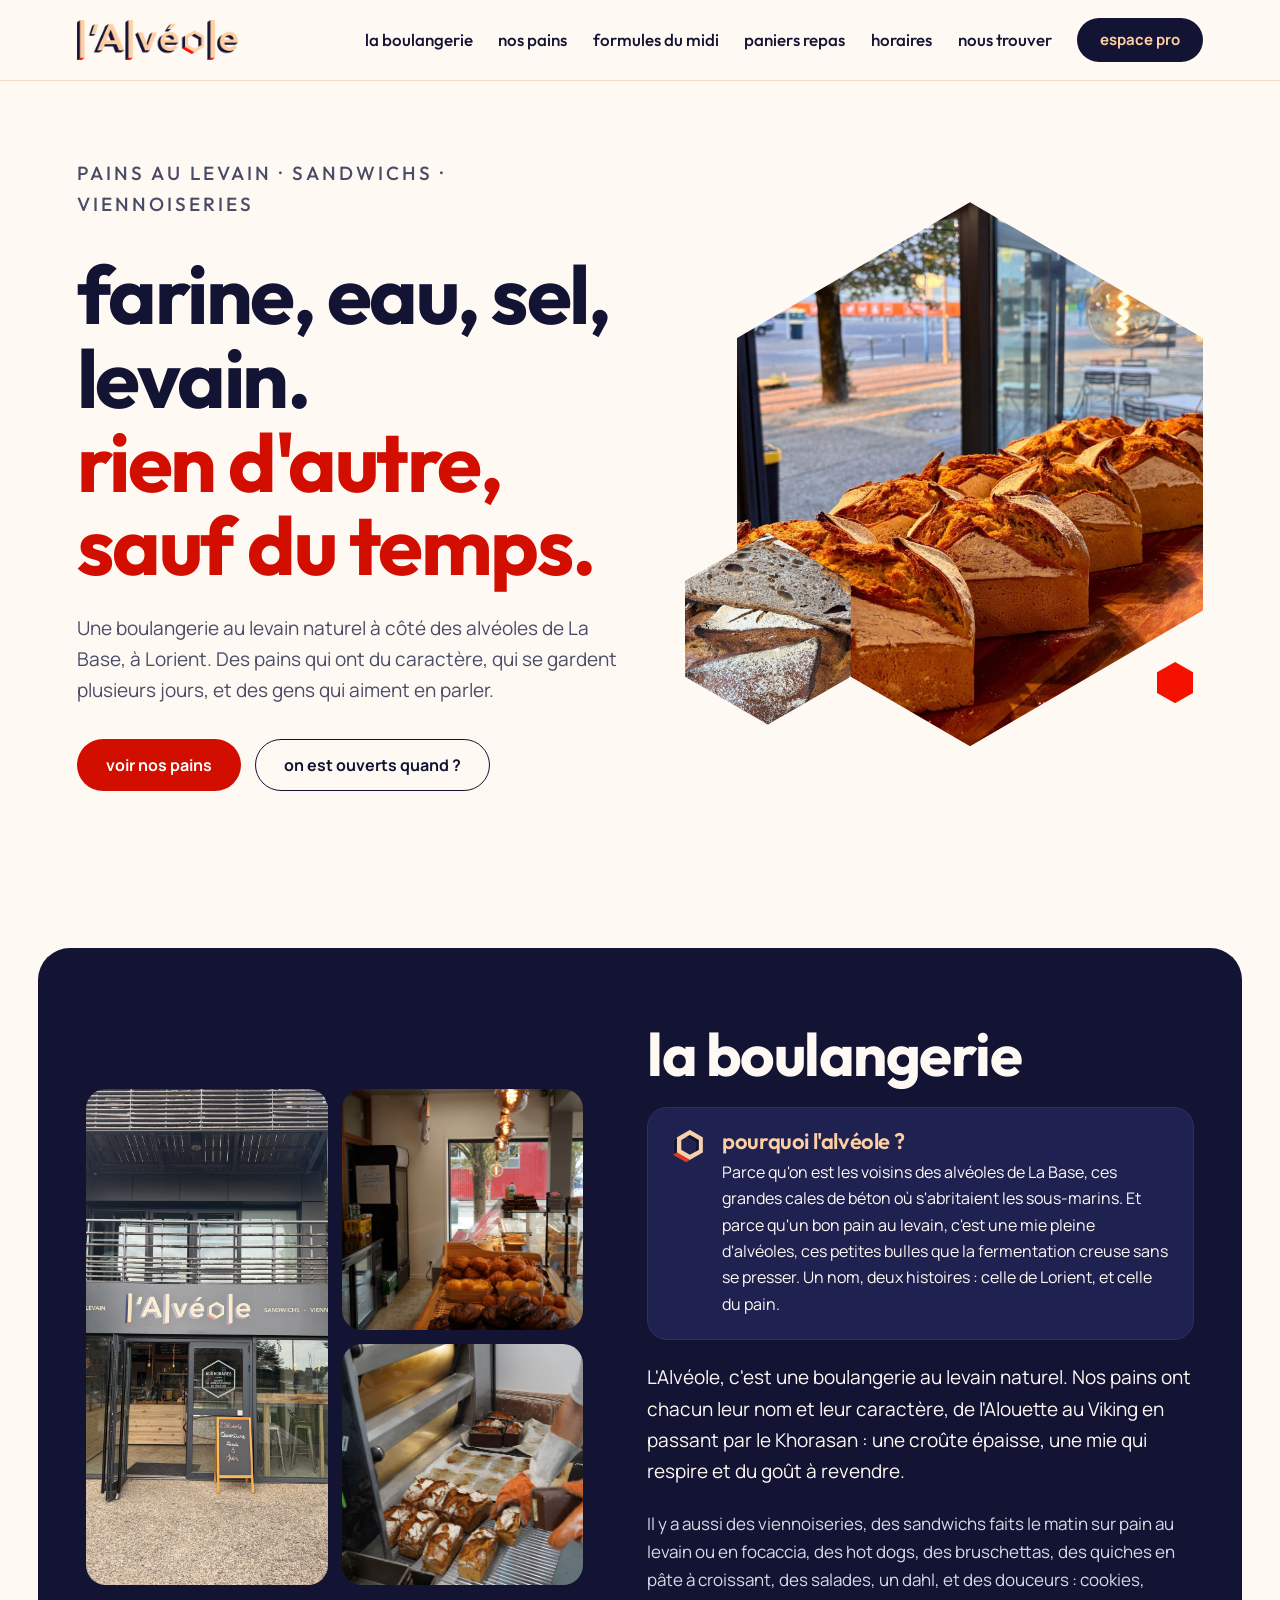
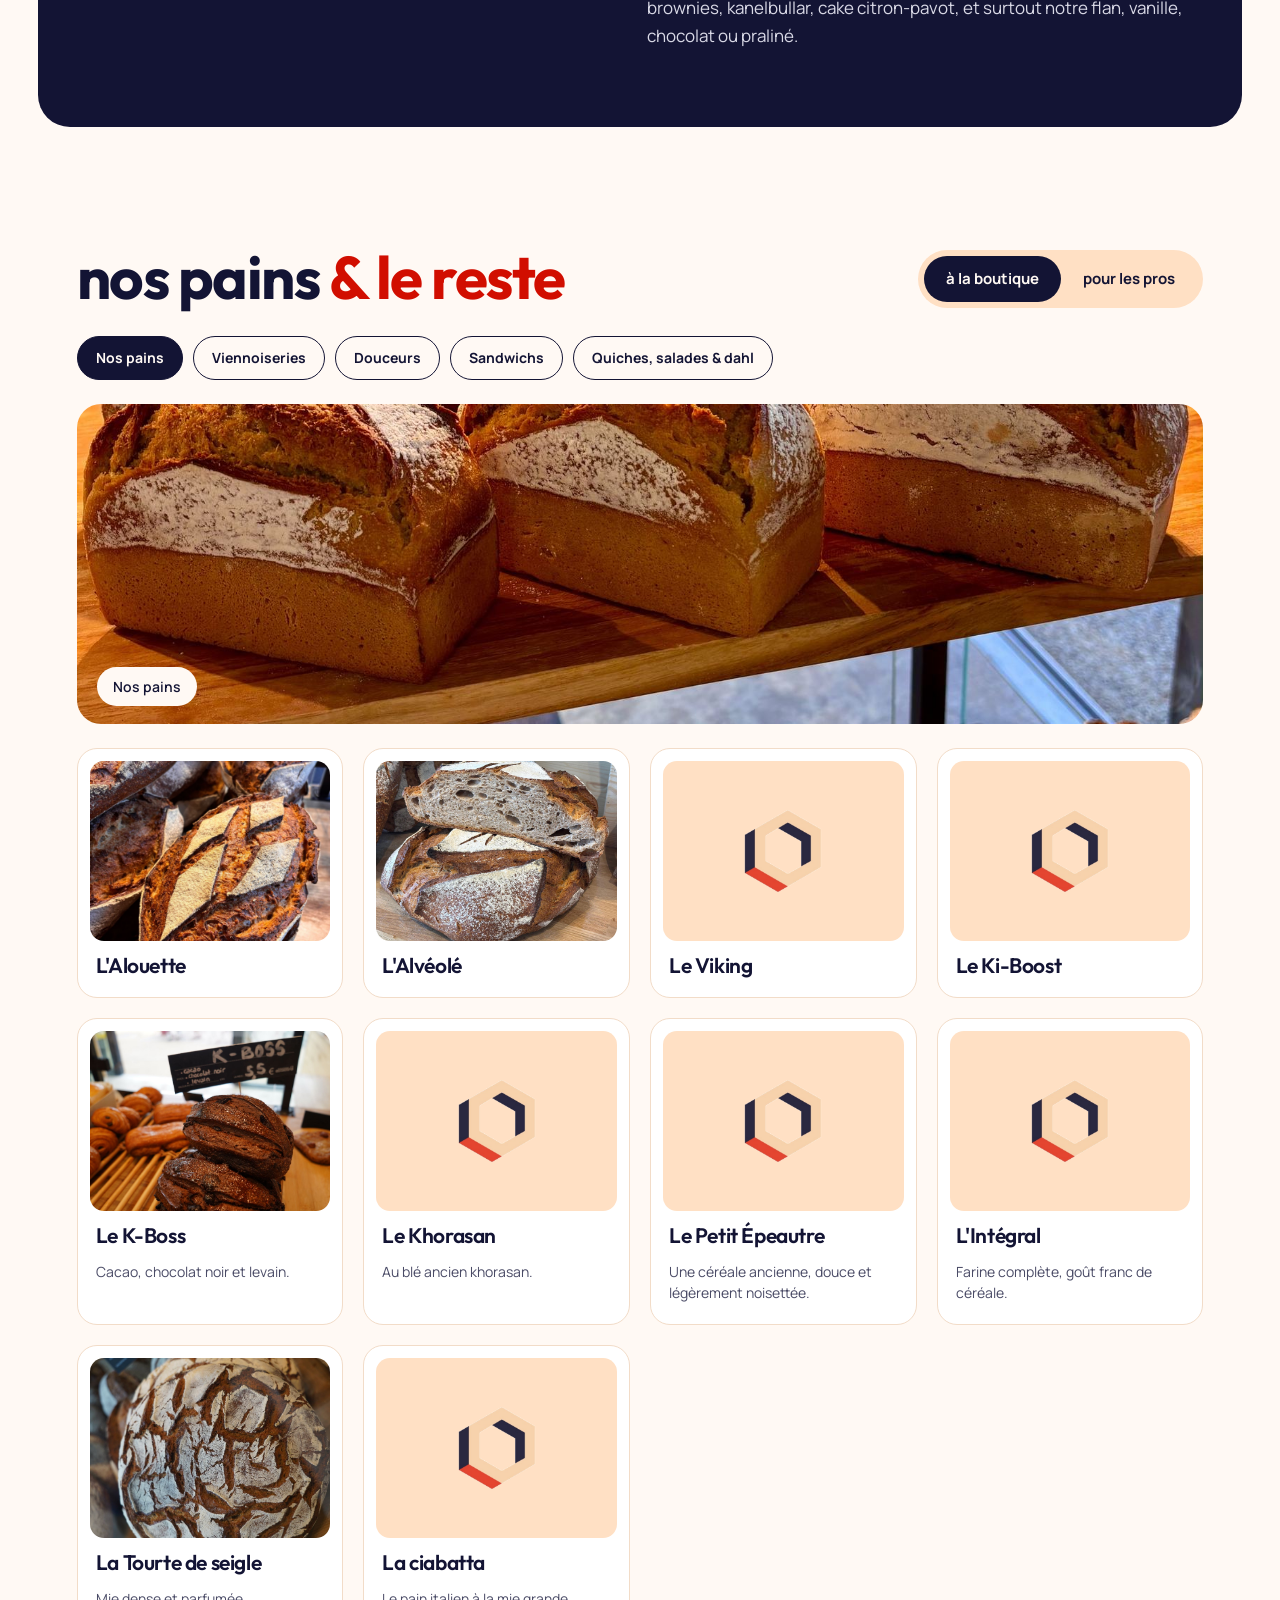
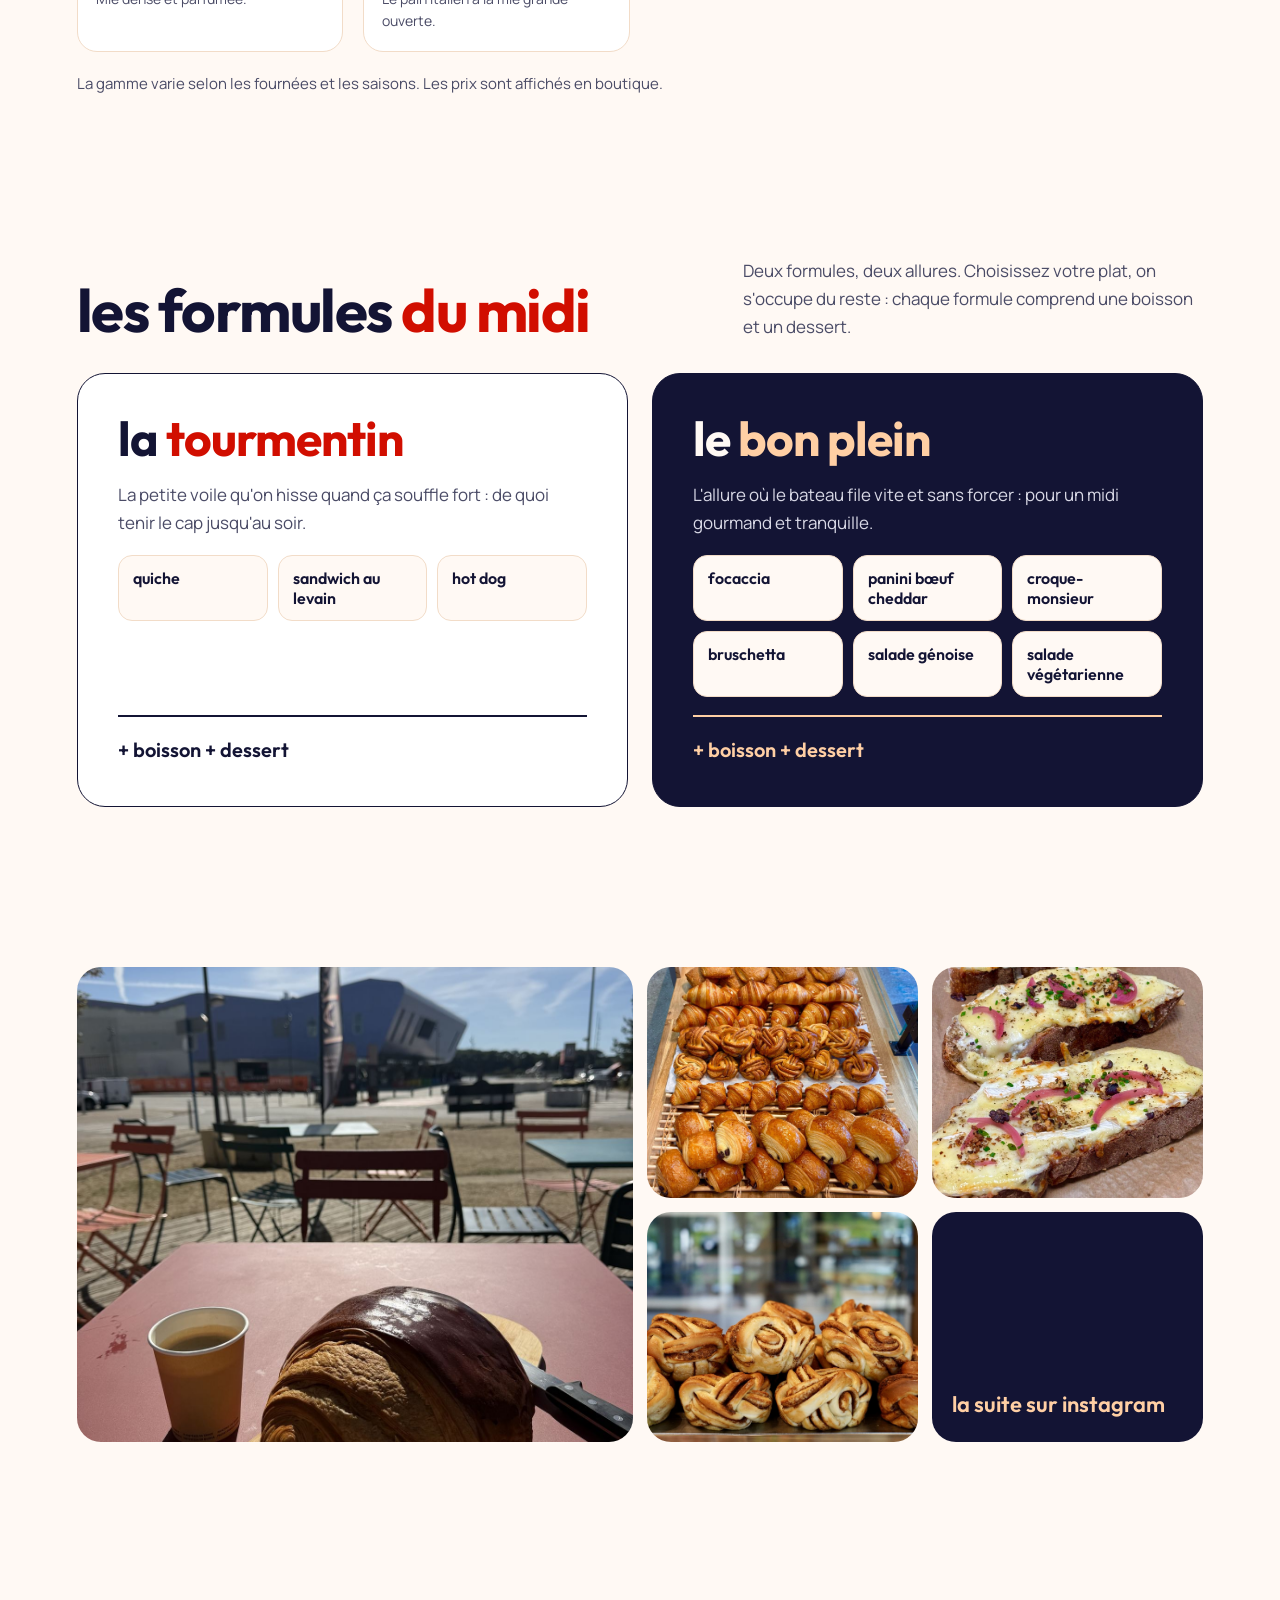
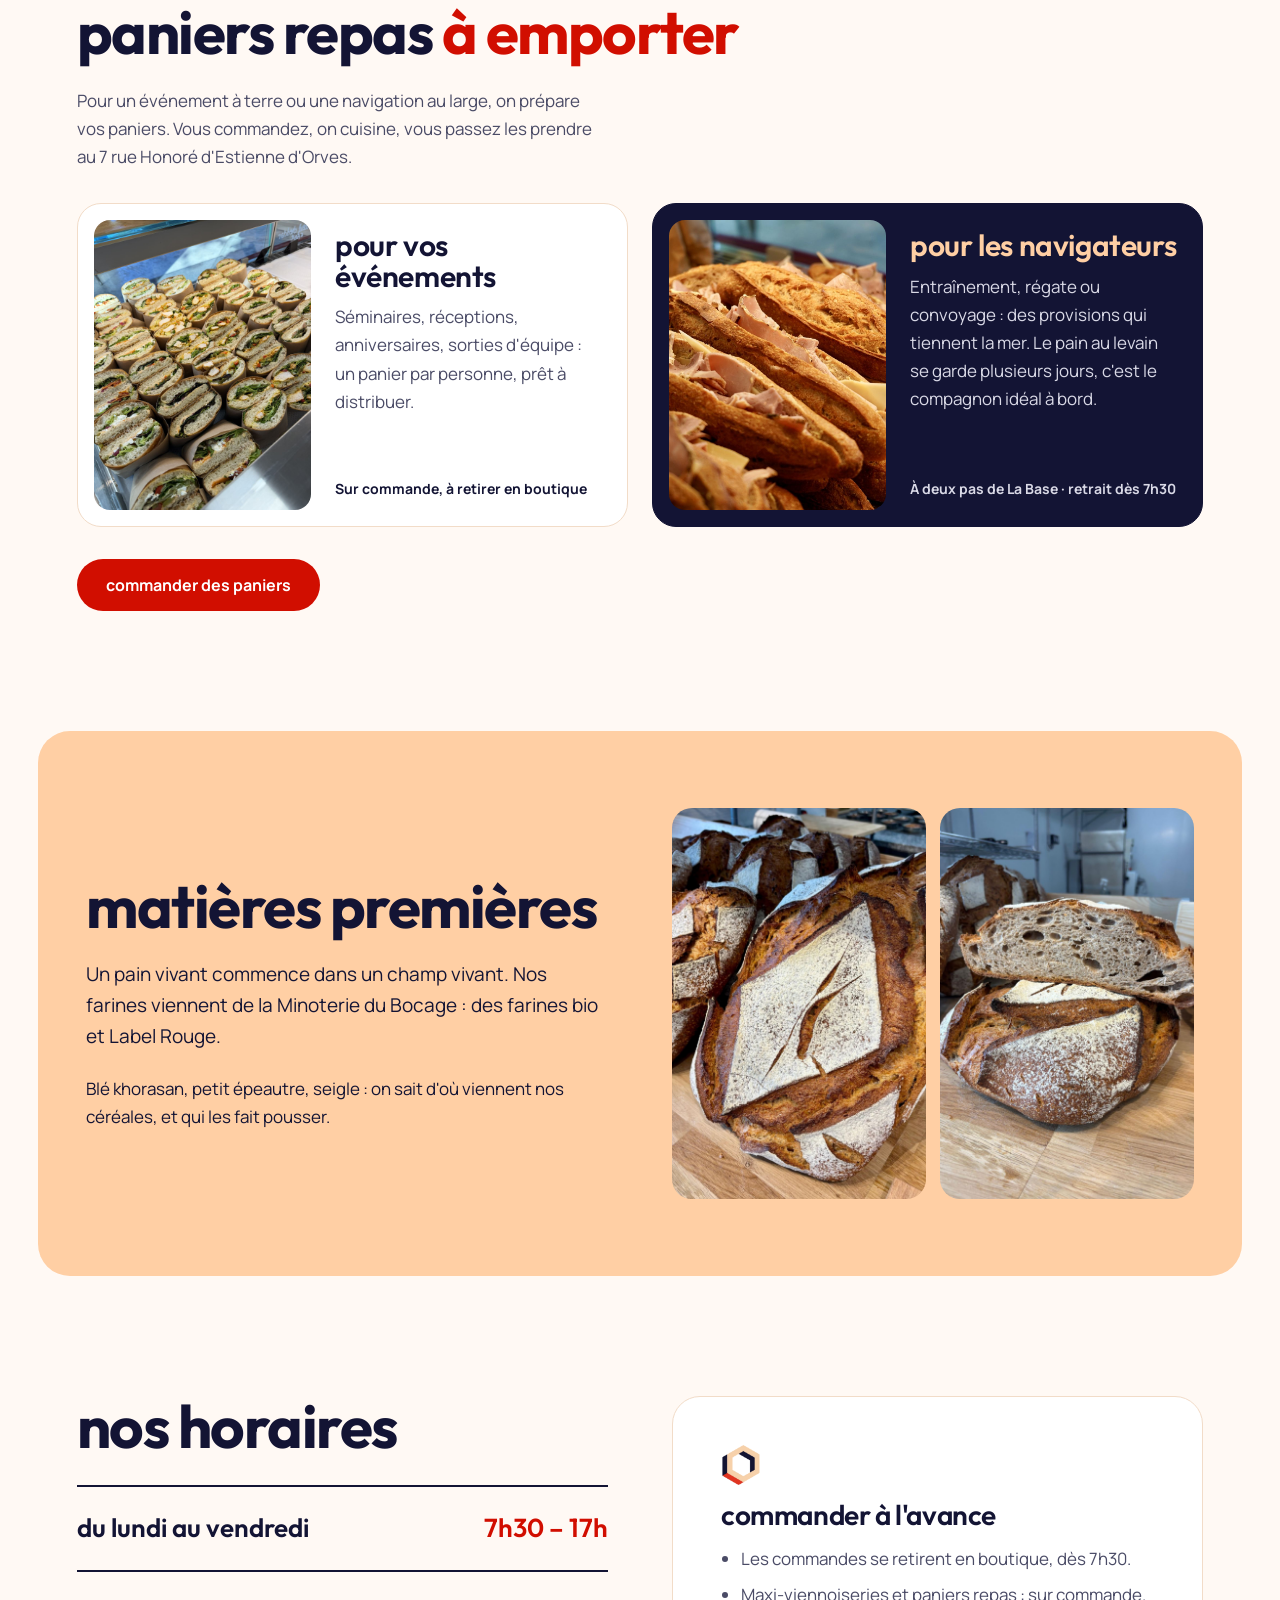
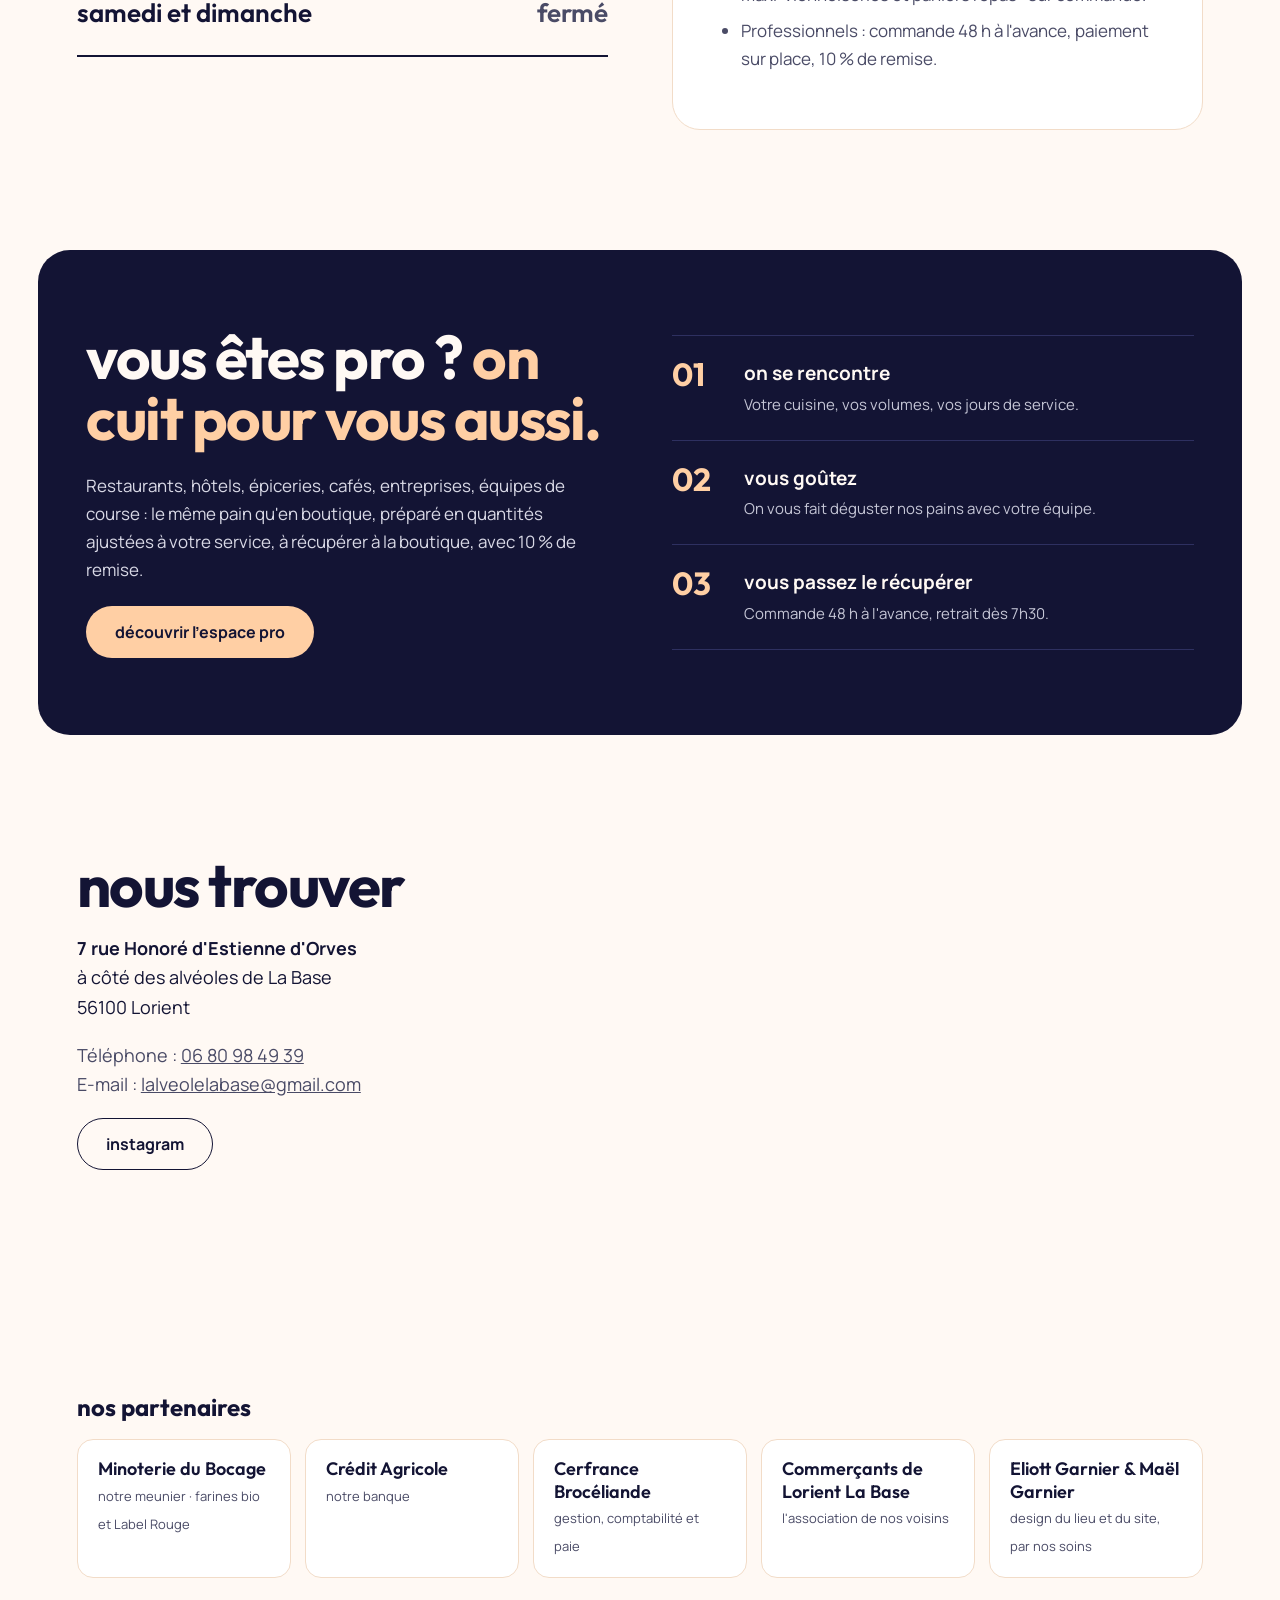
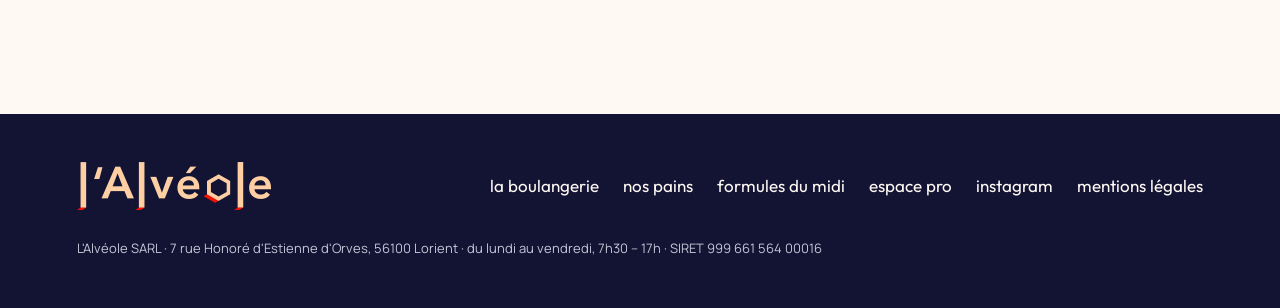
<file: index.html>
<!doctype html>
<html lang="fr">
<head>
<meta charset="utf-8">
<meta name="viewport" content="width=device-width, initial-scale=1">
<title>L'Alvéole · Boulangerie au levain à Lorient, à côté de La Base</title>
<meta name="description" content="Boulangerie au levain naturel à Lorient, 7 rue Honoré d'Estienne d'Orves, à côté des alvéoles de La Base. Pains, viennoiseries, sandwichs, formules du midi et offre pour les professionnels.">
<meta property="og:title" content="L'Alvéole · Boulangerie au levain à Lorient">
<meta property="og:description" content="Pains au levain, viennoiseries, sandwichs et formules du midi, à côté des alvéoles de La Base.">
<meta property="og:image" content="assets/img/pains-aube-la-base.jpg">
<meta property="og:type" content="website">
<link rel="icon" type="image/png" href="assets/img/favicon-32.png">
<link rel="apple-touch-icon" href="assets/img/apple-touch-icon.png">
<link rel="preconnect" href="https://fonts.googleapis.com">
<link rel="preconnect" href="https://fonts.gstatic.com" crossorigin>
<link href="https://fonts.googleapis.com/css2?family=Outfit:wght@400;500;600;700&family=Manrope:wght@400;500;600;700&display=swap" rel="stylesheet">
<link rel="stylesheet" href="assets/style.css">
<script type="application/ld+json">
{
  "@context": "https://schema.org",
  "@type": "Bakery",
  "name": "L'Alvéole",
  "telephone": "+33680984939",
  "email": "lalveolelabase@gmail.com",
  "sameAs": ["https://www.instagram.com/l_alveole_/"],
  "image": "assets/img/facade.jpg",
  "address": { "@type": "PostalAddress", "streetAddress": "7 rue Honoré d'Estienne d'Orves", "postalCode": "56100", "addressLocality": "Lorient", "addressCountry": "FR" },
  "openingHoursSpecification": [{ "@type": "OpeningHoursSpecification", "dayOfWeek": ["Monday","Tuesday","Wednesday","Thursday","Friday"], "opens": "07:30", "closes": "17:00" }]
}
</script>
</head>
<body>

<header class="entete">
  <div class="conteneur">
    <a class="logo" href="index.html" aria-label="L'Alvéole, accueil"><img src="assets/img/logo-alveole.png" alt="L'Alvéole" width="194" height="48"></a>
    <button class="burger" type="button" aria-label="Ouvrir le menu" aria-expanded="false" aria-controls="menu">
      <svg viewBox="0 0 24 24" fill="none" stroke="currentColor" stroke-width="2" stroke-linecap="round" aria-hidden="true"><path d="M4 7h16M4 12h16M4 17h16"/></svg>
    </button>
    <nav id="menu" class="menu" aria-label="Navigation principale">
      <a href="#boulangerie">la boulangerie</a>
      <a href="#gamme">nos pains</a>
      <a href="#formules">formules du midi</a>
      <a href="#paniers">paniers repas</a>
      <a href="#horaires">horaires</a>
      <a href="#trouver">nous trouver</a>
      <a class="bouton" href="pro.html">espace pro</a>
    </nav>
  </div>
</header>

<main>

  <!-- Ouverture -->
  <section class="conteneur ouverture">
    <div>
      <p class="surtitre">Pains au levain · Sandwichs · Viennoiseries</p>
      <h1>farine, eau, sel, levain.<br><span class="accent">rien d'autre, sauf du temps.</span></h1>
      <p>Une boulangerie au levain naturel à côté des alvéoles de La Base, à Lorient. Des pains qui ont du caractère, qui se gardent plusieurs jours, et des gens qui aiment en parler.</p>
      <div class="boutons">
        <a class="bouton bouton-rouge" href="#gamme">voir nos pains</a>
        <a class="bouton bouton-contour" href="#horaires">on est ouverts quand ?</a>
      </div>
    </div>
    <div class="ouverture-visuel">
      <div class="hexa-grand"><img src="assets/img/pains-aube-la-base.jpg" alt="Pains au levain alignés sur le comptoir, La Base en arrière-plan au lever du jour" fetchpriority="high"></div>
      <div class="hexa-petit"><img src="assets/img/mie-alveolee.jpg" alt="Mie alvéolée d'un pain au levain coupé"></div>
      <svg class="hexa-deco" viewBox="0 0 44 50" aria-hidden="true"><polygon points="22,0 44,12.5 44,37.5 22,50 0,37.5 0,12.5" fill="#F51100"/></svg>
    </div>
  </section>

  <!-- La boulangerie -->
  <section id="boulangerie" class="bloc bloc-marine sur-sombre">
    <div class="boulangerie" style="max-width:1344px;margin:0 auto">
      <div class="mosaique-3">
        <img class="photo haut" src="assets/img/facade.jpg" alt="Façade de L'Alvéole, rue Honoré d'Estienne d'Orves" loading="lazy">
        <img class="photo" src="assets/img/boutique-interieur.jpg" alt="L'intérieur de la boutique et son comptoir" loading="lazy">
        <img class="photo" src="assets/img/fournil-sortie-four.jpg" alt="Pains moulés à la sortie du four" loading="lazy">
      </div>
      <div class="texte">
        <h2>la boulangerie</h2>
        <div class="encart">
          <img src="assets/img/hexagone.png" alt="">
          <div>
            <h3>pourquoi l'alvéole ?</h3>
            <p>Parce qu'on est les voisins des alvéoles de La Base, ces grandes cales de béton où s'abritaient les sous-marins. Et parce qu'un bon pain au levain, c'est une mie pleine d'alvéoles, ces petites bulles que la fermentation creuse sans se presser. Un nom, deux histoires : celle de Lorient, et celle du pain.</p>
          </div>
        </div>
        <p style="font-size:19px;color:#FFF9F4">L'Alvéole, c'est une boulangerie au levain naturel. Nos pains ont chacun leur nom et leur caractère, de l'Alouette au Viking en passant par le Khorasan : une croûte épaisse, une mie qui respire et du goût à revendre.</p>
        <p>Il y a aussi des viennoiseries, des sandwichs faits le matin sur pain au levain ou en focaccia, des hot dogs, des bruschettas, des quiches en pâte à croissant, des salades, un dahl, et des douceurs : cookies, brownies, kanelbullar, cake citron-pavot, et surtout notre flan, vanille, chocolat ou praliné.</p>
      </div>
    </div>
  </section>

  <!-- Gamme -->
  <section id="gamme" class="conteneur section" data-depart="boutique">
    <div class="gamme-tete">
      <h2>nos pains <span class="accent">&amp; le reste</span></h2>
      <div class="bascule" role="group" aria-label="Choisir le public">
        <button type="button" data-public="boutique">à la boutique</button>
        <button type="button" data-public="pro">pour les pros</button>
      </div>
    </div>
    <div class="puces" role="group" aria-label="Familles de produits"></div>
    <div class="banniere"></div>
    <div class="grille-produits" aria-live="polite"></div>
    <p class="note">La gamme varie selon les fournées et les saisons. Les prix sont affichés en boutique.</p>
  </section>

  <!-- Formules du midi -->
  <section id="formules" class="conteneur section">
    <div class="gamme-tete">
      <h2>les formules <span class="accent">du midi</span></h2>
      <p class="doux" style="max-width:460px">Deux formules, deux allures. Choisissez votre plat, on s'occupe du reste : chaque formule comprend une boisson et un dessert.</p>
    </div>
    <div class="formules">
      <article class="formule">
        <h3>la <span class="accent">tourmentin</span></h3>
        <p class="doux">La petite voile qu'on hisse quand ça souffle fort : de quoi tenir le cap jusqu'au soir.</p>
        <div class="choix"><span>quiche</span><span>sandwich au levain</span><span>hot dog</span></div>
        <p class="pied">+ boisson + dessert</p>
      </article>
      <article class="formule sombre">
        <h3>le <span class="accent-peche">bon plein</span></h3>
        <p>L'allure où le bateau file vite et sans forcer : pour un midi gourmand et tranquille.</p>
        <div class="choix"><span>focaccia</span><span>panini bœuf cheddar</span><span>croque-monsieur</span><span>bruschetta</span><span>salade génoise</span><span>salade végétarienne</span></div>
        <p class="pied">+ boisson + dessert</p>
      </article>
    </div>
  </section>

  <!-- Galerie -->
  <section class="conteneur section" aria-label="L'Alvéole en images">
    <div class="galerie">
      <figure class="grand"><img src="assets/img/maxi-pain-au-chocolat-terrasse.jpg" alt="Maxi pain au chocolat et café en terrasse, face à La Base" loading="lazy"></figure>
      <figure><img src="assets/img/viennoiseries-etal.jpg" alt="Étal de croissants, pains au chocolat, kanelbullar et cookies" loading="lazy"></figure>
      <figure><img src="assets/img/bruschetta-fromage.jpg" alt="Bruschettas au fromage fondu et noix" loading="lazy"></figure>
      <figure><img src="assets/img/kanelbullar-vitrine.jpg" alt="Kanelbullar empilés" loading="lazy"></figure>
      <a class="tuile-instagram a-lien-instagram" href="https://www.instagram.com/l_alveole_/" target="_blank" rel="noopener">la suite sur instagram</a>
    </div>
  </section>

  <!-- Paniers repas -->
  <section id="paniers" class="conteneur section">
    <div class="gamme-tete">
      <h2>paniers repas <span class="accent">à emporter</span></h2>
      <p class="doux" style="max-width:520px">Pour un événement à terre ou une navigation au large, on prépare vos paniers. Vous commandez, on cuisine, vous passez les prendre au 7 rue Honoré d'Estienne d'Orves.</p>
    </div>
    <div class="paniers">
      <article class="panier">
        <img src="assets/img/sandwichs-poulet.jpg" alt="Sandwichs en focaccia prêts à emporter" loading="lazy">
        <div>
          <h3>pour vos événements</h3>
          <p class="doux">Séminaires, réceptions, anniversaires, sorties d'équipe : un panier par personne, prêt à distribuer.</p>
          <p class="info">Sur commande, à retirer en boutique</p>
        </div>
      </article>
      <article class="panier sombre">
        <img src="assets/img/sandwich-levain.jpg" alt="Sandwichs sur pain au levain" loading="lazy">
        <div>
          <h3>pour les navigateurs</h3>
          <p>Entraînement, régate ou convoyage : des provisions qui tiennent la mer. Le pain au levain se garde plusieurs jours, c'est le compagnon idéal à bord.</p>
          <p class="info">À deux pas de La Base · retrait dès 7h30</p>
        </div>
      </article>
    </div>
    <a class="bouton bouton-rouge" href="pro.html#devis">commander des paniers</a>
  </section>

  <!-- Matières premières -->
  <section id="matieres" class="bloc bloc-peche">
    <div class="deux-col" style="max-width:1344px;margin:0 auto">
      <div class="texte">
        <h2>matières premières</h2>
        <p style="font-size:19px">Un pain vivant commence dans un champ vivant. Nos farines viennent de la Minoterie du Bocage : des farines bio et Label Rouge.</p>
        <p>Blé khorasan, petit épeautre, seigle : on sait d'où viennent nos céréales, et qui les fait pousser.</p>
      </div>
      <div class="duo-photos">
        <img class="photo" src="assets/img/grosses-miches.jpg" alt="Grosses miches au levain farinées" loading="lazy">
        <img class="photo" src="assets/img/mie-alveolee-portrait.jpg" alt="Mie d'un pain au levain" loading="lazy">
      </div>
    </div>
  </section>

  <!-- Horaires -->
  <section id="horaires" class="conteneur section">
    <div class="deux-col" style="align-items:start">
      <div>
        <h2>nos horaires</h2>
        <ul class="horaires">
          <li><span>du lundi au vendredi</span><span class="accent">7h30 – 17h</span></li>
          <li><span>samedi et dimanche</span><span class="doux">fermé</span></li>
        </ul>
      </div>
      <div class="encart-clair">
        <img src="assets/img/hexagone.png" alt="">
        <h3>commander à l'avance</h3>
        <ul>
          <li>Les commandes se retirent en boutique, dès 7h30.</li>
          <li>Maxi-viennoiseries et paniers repas : sur commande.</li>
          <li>Professionnels : commande 48 h à l'avance, paiement sur place, 10 % de remise.</li>
        </ul>
      </div>
    </div>
  </section>

  <!-- Bandeau pros -->
  <section class="bloc bloc-marine sur-sombre">
    <div class="deux-col" style="max-width:1344px;margin:0 auto">
      <div class="texte">
        <h2>vous êtes pro ? <span class="accent">on cuit pour vous aussi.</span></h2>
        <p style="color:#D9D9E6">Restaurants, hôtels, épiceries, cafés, entreprises, équipes de course : le même pain qu'en boutique, préparé en quantités ajustées à votre service, à récupérer à la boutique, avec 10 % de remise.</p>
        <div><a class="bouton bouton-peche" href="pro.html">découvrir l'espace pro</a></div>
      </div>
      <ol class="etapes">
        <li><div><strong>on se rencontre</strong><span>Votre cuisine, vos volumes, vos jours de service.</span></div></li>
        <li><div><strong>vous goûtez</strong><span>On vous fait déguster nos pains avec votre équipe.</span></div></li>
        <li><div><strong>vous passez le récupérer</strong><span>Commande 48 h à l'avance, retrait dès 7h30.</span></div></li>
      </ol>
    </div>
  </section>

  <!-- Nous trouver -->
  <section id="trouver" class="conteneur section">
    <div class="trouver">
      <div class="texte">
        <h2>nous trouver</h2>
        <p><strong>7 rue Honoré d'Estienne d'Orves</strong><br>à côté des alvéoles de La Base<br>56100 Lorient</p>
        <p class="doux">Téléphone : <a href="tel:+33680984939">06 80 98 49 39</a><br>E-mail : <a href="mailto:lalveolelabase@gmail.com">lalveolelabase@gmail.com</a></p>
        <div><a class="bouton bouton-contour a-lien-instagram" href="https://www.instagram.com/l_alveole_/" target="_blank" rel="noopener">instagram</a></div>
      </div>
      <iframe class="carte" title="Plan d'accès à L'Alvéole" loading="lazy" referrerpolicy="no-referrer-when-downgrade" src="https://www.google.com/maps?q=7+rue+Honor%C3%A9+d%27Estienne+d%27Orves,+56100+Lorient&amp;output=embed"></iframe>
    </div>
  </section>

  <!-- Partenaires -->
  <section class="conteneur section" aria-labelledby="titre-partenaires">
    <h2 id="titre-partenaires" style="font-size:24px;letter-spacing:0">nos partenaires</h2>
    <div class="partenaires">
      <div><strong>Minoterie du Bocage</strong><span>notre meunier · farines bio et Label Rouge</span></div>
      <div><strong>Crédit Agricole</strong><span>notre banque</span></div>
      <div><strong>Cerfrance Brocéliande</strong><span>gestion, comptabilité et paie</span></div>
      <div><strong>Commerçants de Lorient La Base</strong><span>l'association de nos voisins</span></div>
      <div><strong>Eliott Garnier &amp; Maël Garnier</strong><span>design du lieu et du site, par nos soins</span></div>
    </div>
  </section>

</main>

<footer class="pied-page">
  <div class="conteneur">
    <img src="assets/img/logo-alveole.png" alt="L'Alvéole" width="194" height="48">
    <nav aria-label="Pied de page">
      <a href="#boulangerie">la boulangerie</a>
      <a href="#gamme">nos pains</a>
      <a href="#formules">formules du midi</a>
      <a href="pro.html">espace pro</a>
      <a href="https://www.instagram.com/l_alveole_/" target="_blank" rel="noopener">instagram</a>
      <a href="mentions-legales.html">mentions légales</a>
    </nav>
    <small>L'Alvéole SARL · 7 rue Honoré d'Estienne d'Orves, 56100 Lorient · du lundi au vendredi, 7h30 – 17h · SIRET 999 661 564 00016</small>
  </div>
</footer>

<script src="assets/gamme.js"></script>
<script src="assets/main.js"></script>
</body>
</html>
</file>
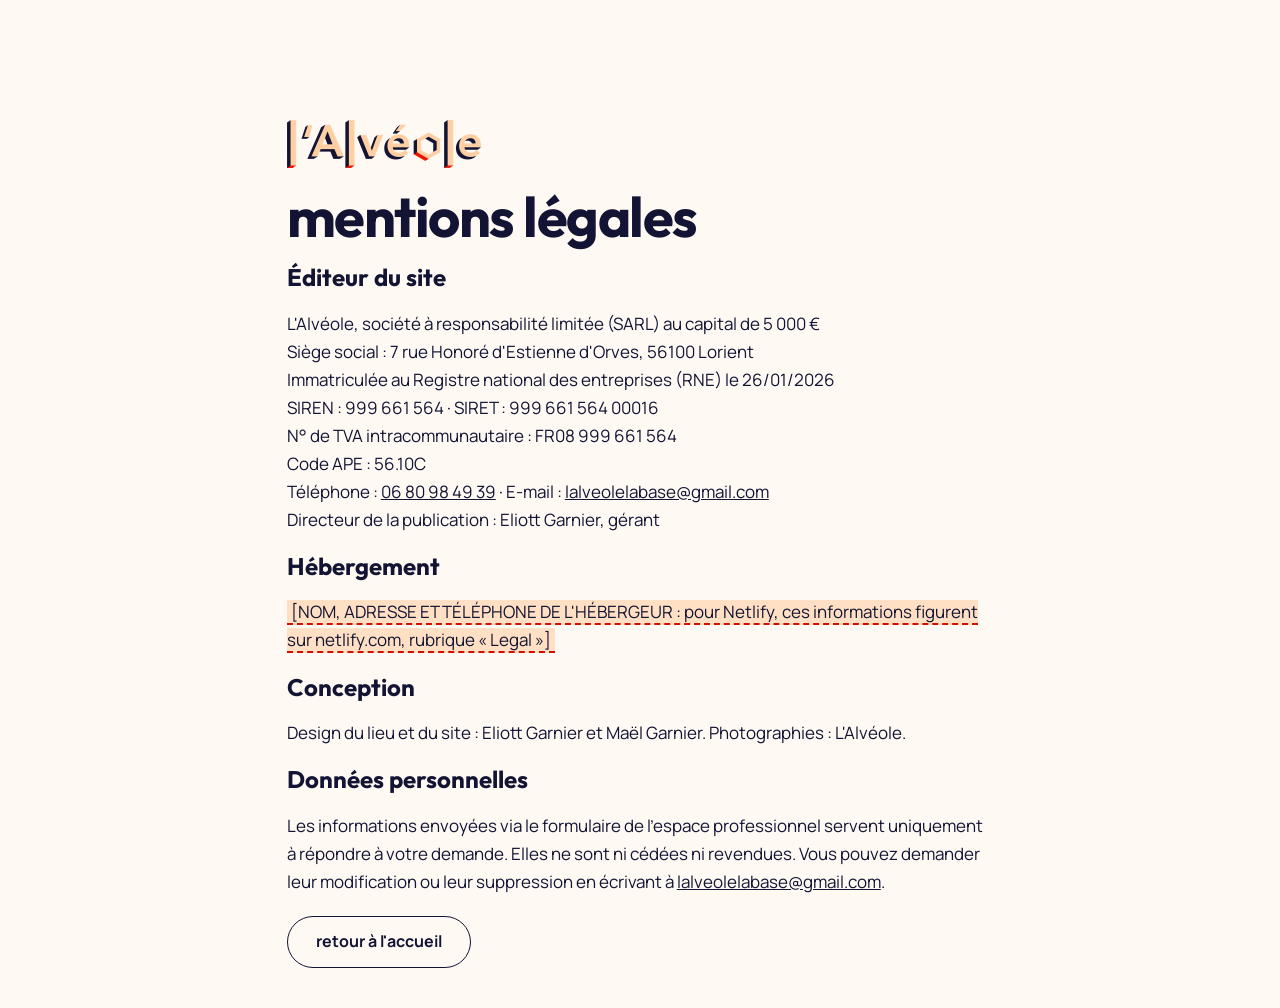
<file: mentions-legales.html>
<!doctype html>
<html lang="fr">
<head>
<meta charset="utf-8">
<meta name="viewport" content="width=device-width, initial-scale=1">
<title>Mentions légales · L'Alvéole</title>
<link rel="icon" type="image/png" href="assets/img/favicon-32.png">
<link href="https://fonts.googleapis.com/css2?family=Outfit:wght@400;500;600;700&family=Manrope:wght@400;500;600;700&display=swap" rel="stylesheet">
<link rel="stylesheet" href="assets/style.css">
</head>
<body>
<main class="conteneur section" style="max-width:860px;display:flex;flex-direction:column;gap:20px">
  <a href="index.html"><img src="assets/img/logo-alveole.png" alt="L'Alvéole, retour à l'accueil" style="height:48px;width:auto"></a>
  <h1 style="font-size:clamp(36px,5vw,56px);letter-spacing:-1.5px">mentions légales</h1>
  <h2 style="font-size:24px;letter-spacing:0">Éditeur du site</h2>
  <p>L'Alvéole, société à responsabilité limitée (SARL) au capital de 5 000 €<br>
  Siège social : 7 rue Honoré d'Estienne d'Orves, 56100 Lorient<br>
  Immatriculée au Registre national des entreprises (RNE) le 26/01/2026<br>
  SIREN : 999 661 564 · SIRET : 999 661 564 00016<br>
  N° de TVA intracommunautaire : FR08 999 661 564<br>
  Code APE : 56.10C<br>
  Téléphone : <a href="tel:+33680984939">06 80 98 49 39</a> · E-mail : <a href="mailto:lalveolelabase@gmail.com">lalveolelabase@gmail.com</a><br>
  Directeur de la publication : Eliott Garnier, gérant</p>
  <h2 style="font-size:24px;letter-spacing:0">Hébergement</h2>
  <p><span class="a-remplir">[NOM, ADRESSE ET TÉLÉPHONE DE L'HÉBERGEUR : pour Netlify, ces informations figurent sur netlify.com, rubrique « Legal »]</span></p>
  <h2 style="font-size:24px;letter-spacing:0">Conception</h2>
  <p>Design du lieu et du site : Eliott Garnier et Maël Garnier. Photographies : L'Alvéole.</p>
  <h2 style="font-size:24px;letter-spacing:0">Données personnelles</h2>
  <p>Les informations envoyées via le formulaire de l'espace professionnel servent uniquement à répondre à votre demande. Elles ne sont ni cédées ni revendues. Vous pouvez demander leur modification ou leur suppression en écrivant à <a href="mailto:lalveolelabase@gmail.com">lalveolelabase@gmail.com</a>.</p>
  <div><a class="bouton bouton-contour" href="index.html">retour à l'accueil</a></div>
</main>
</body>
</html>
</file>
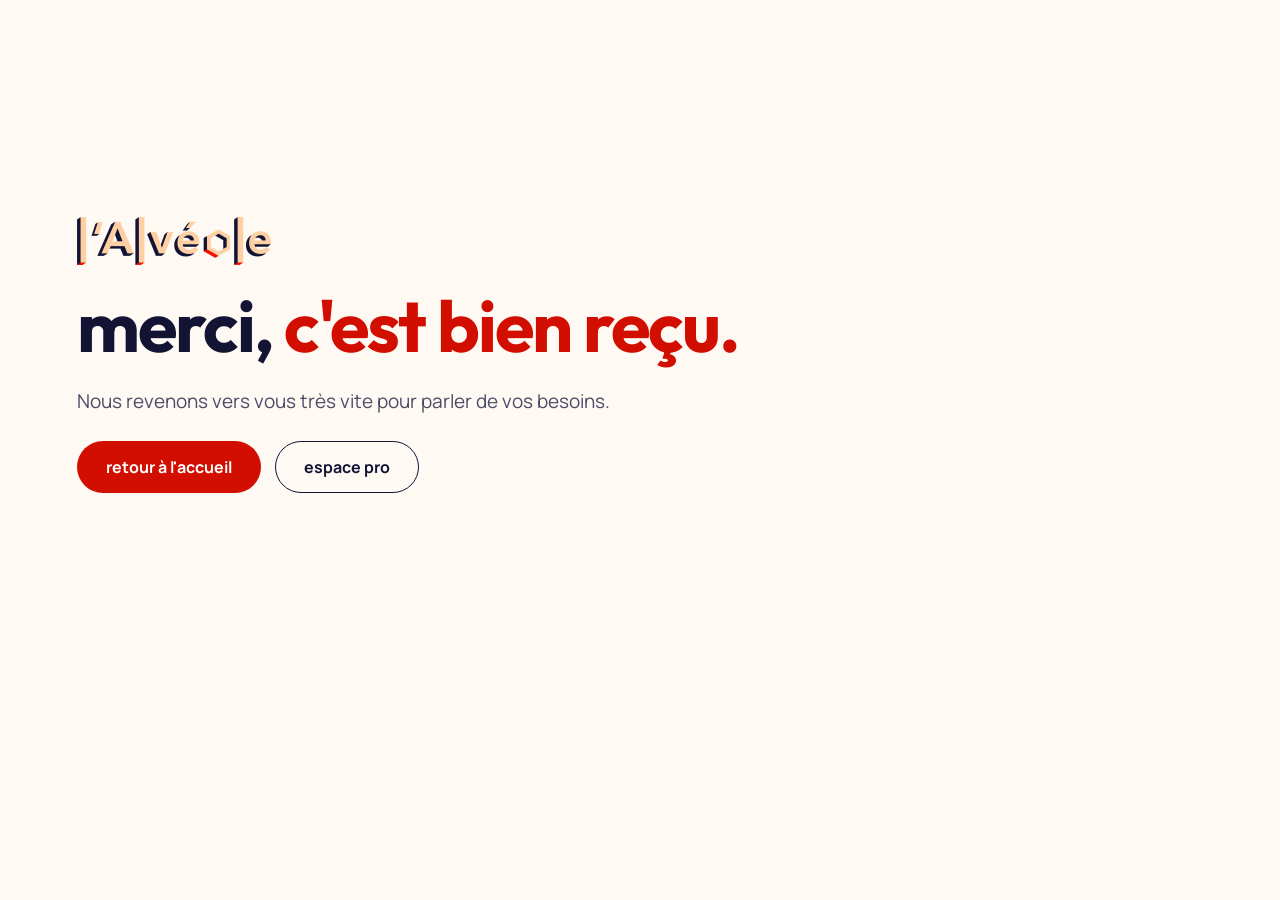
<file: merci.html>
<!doctype html>
<html lang="fr">
<head>
<meta charset="utf-8">
<meta name="viewport" content="width=device-width, initial-scale=1">
<title>Merci · L'Alvéole</title>
<meta name="robots" content="noindex">
<link rel="icon" type="image/png" href="assets/img/favicon-32.png">
<link href="https://fonts.googleapis.com/css2?family=Outfit:wght@400;500;600;700&family=Manrope:wght@400;500;600;700&display=swap" rel="stylesheet">
<link rel="stylesheet" href="assets/style.css">
</head>
<body>
<main class="conteneur section" style="min-height:70vh;display:flex;flex-direction:column;align-items:flex-start;justify-content:center;gap:24px">
  <a href="index.html"><img src="assets/img/logo-alveole.png" alt="L'Alvéole, retour à l'accueil" style="height:48px;width:auto"></a>
  <h1 style="font-size:clamp(40px,6vw,72px);letter-spacing:-2px">merci, <span class="accent">c'est bien reçu.</span></h1>
  <p class="doux" style="font-size:19px;max-width:560px">Nous revenons vers vous très vite pour parler de vos besoins.</p>
  <div class="boutons"><a class="bouton bouton-rouge" href="index.html">retour à l'accueil</a><a class="bouton bouton-contour" href="pro.html">espace pro</a></div>
</main>
</body>
</html>
</file>
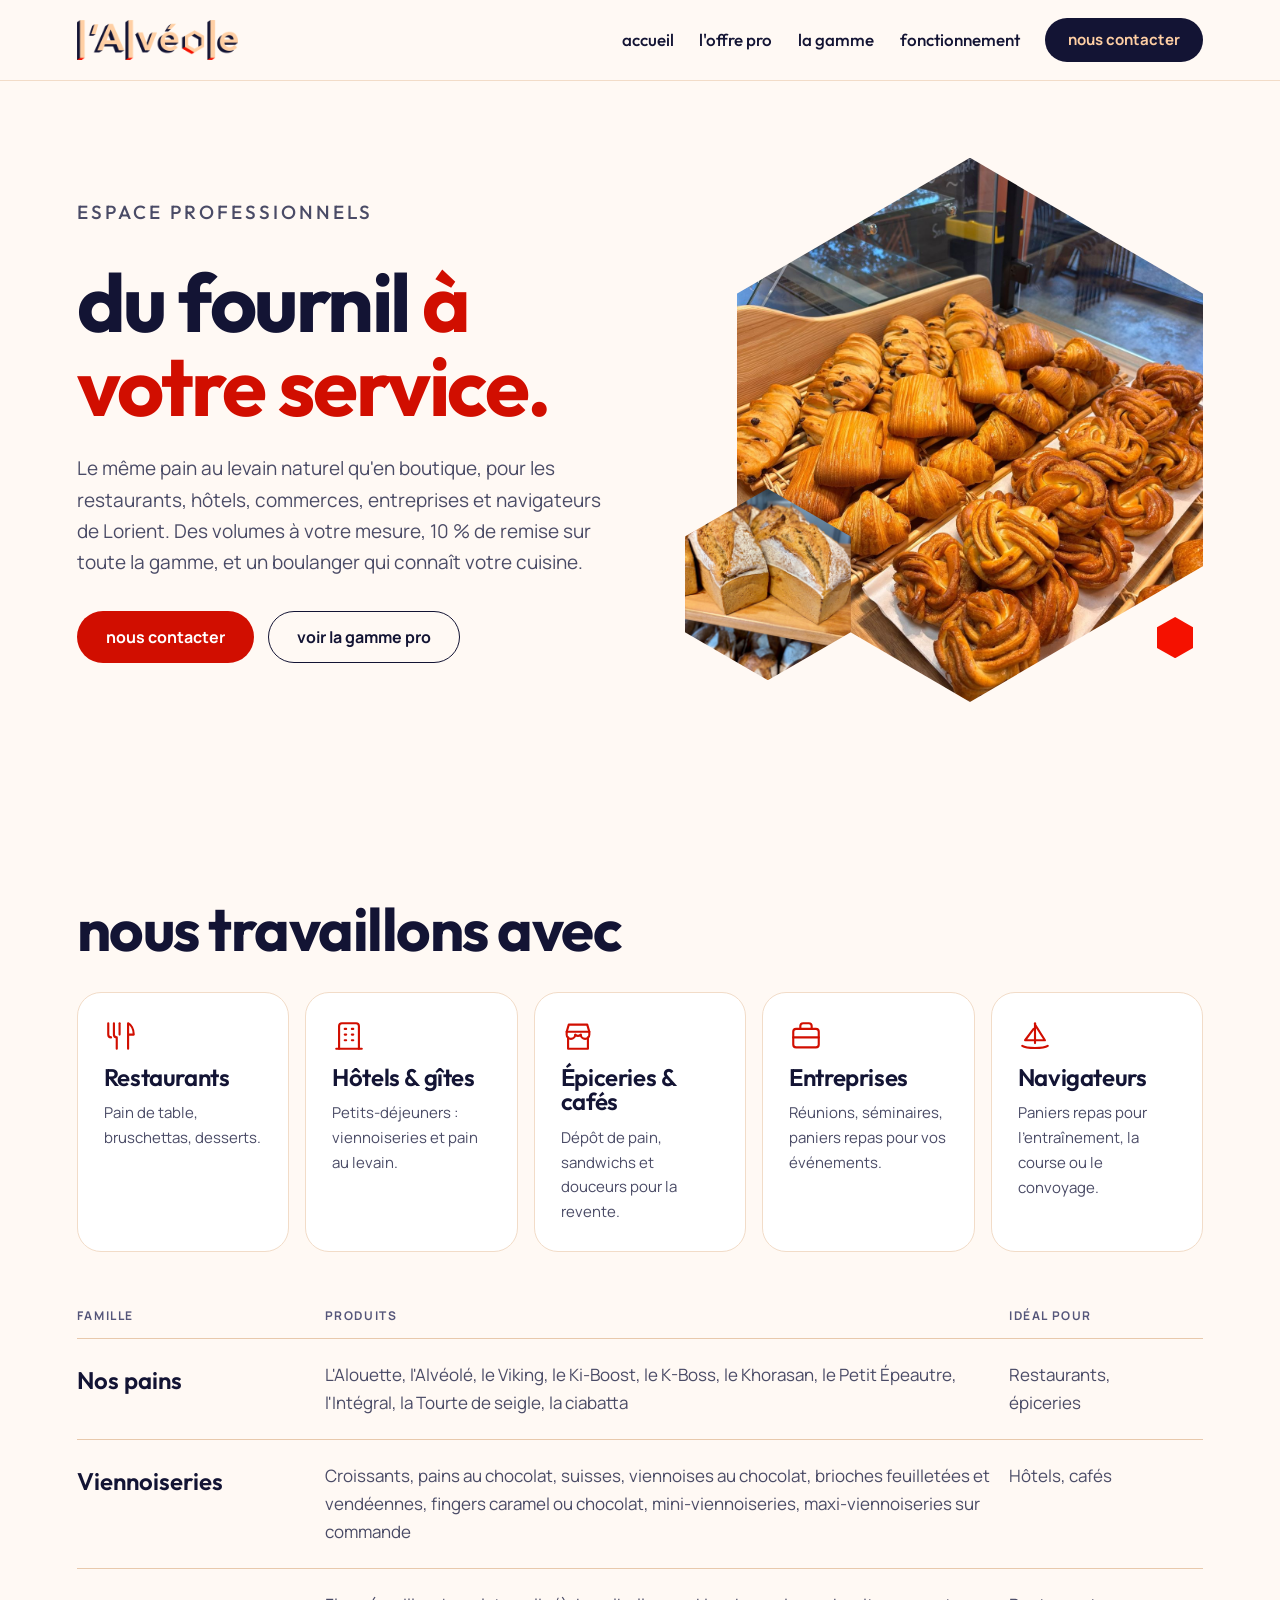
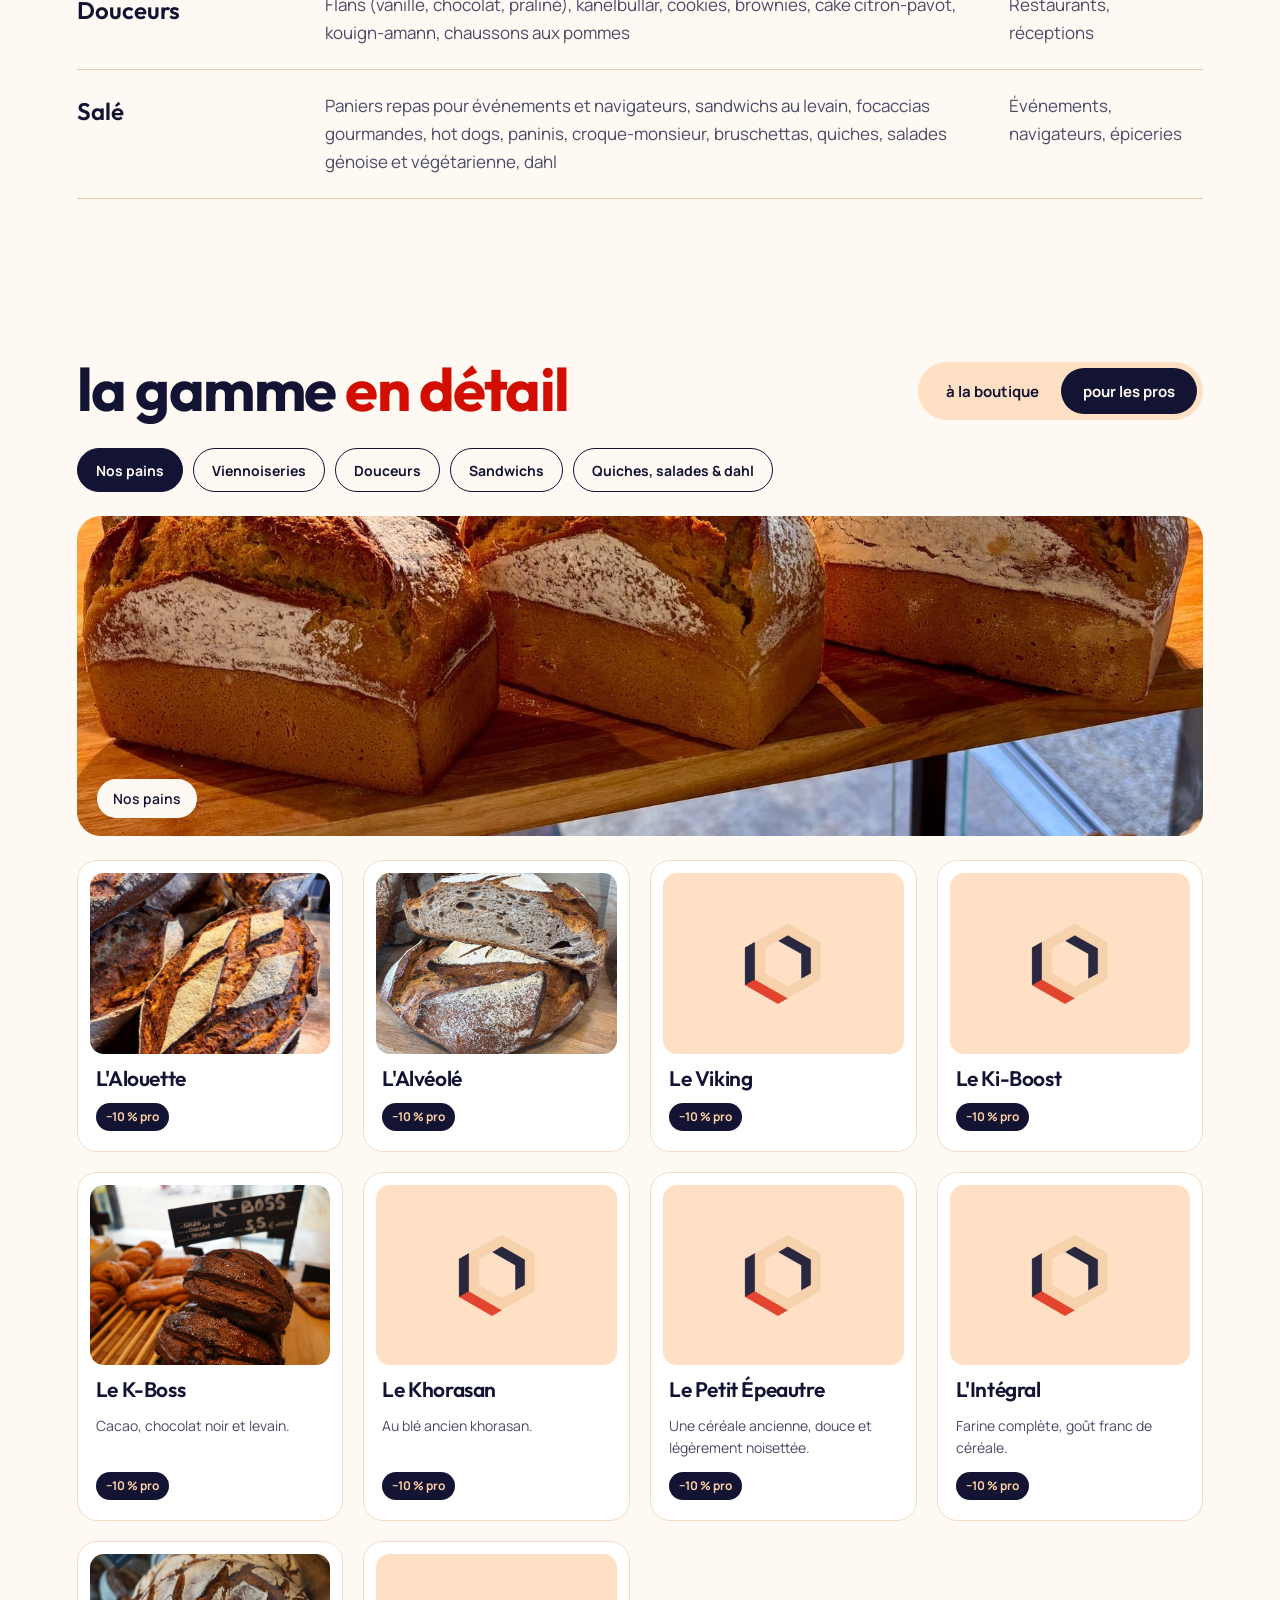
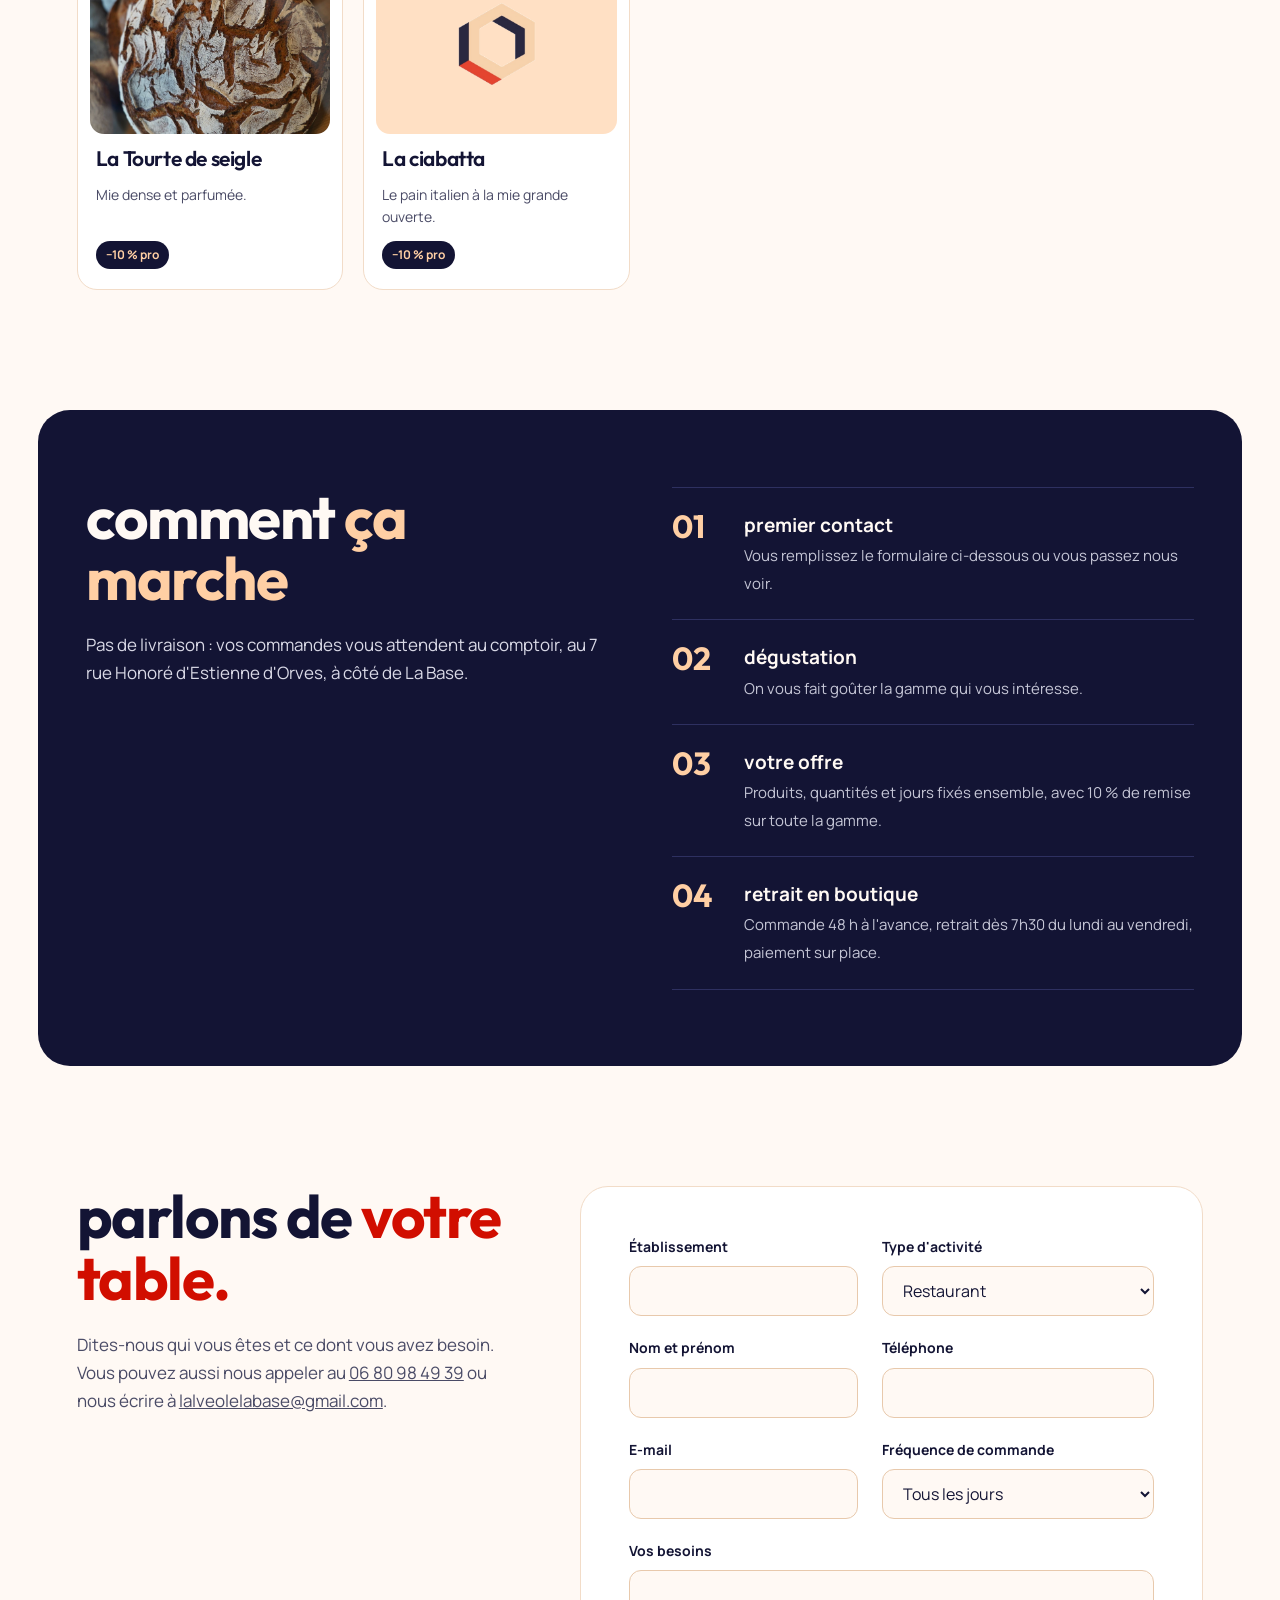
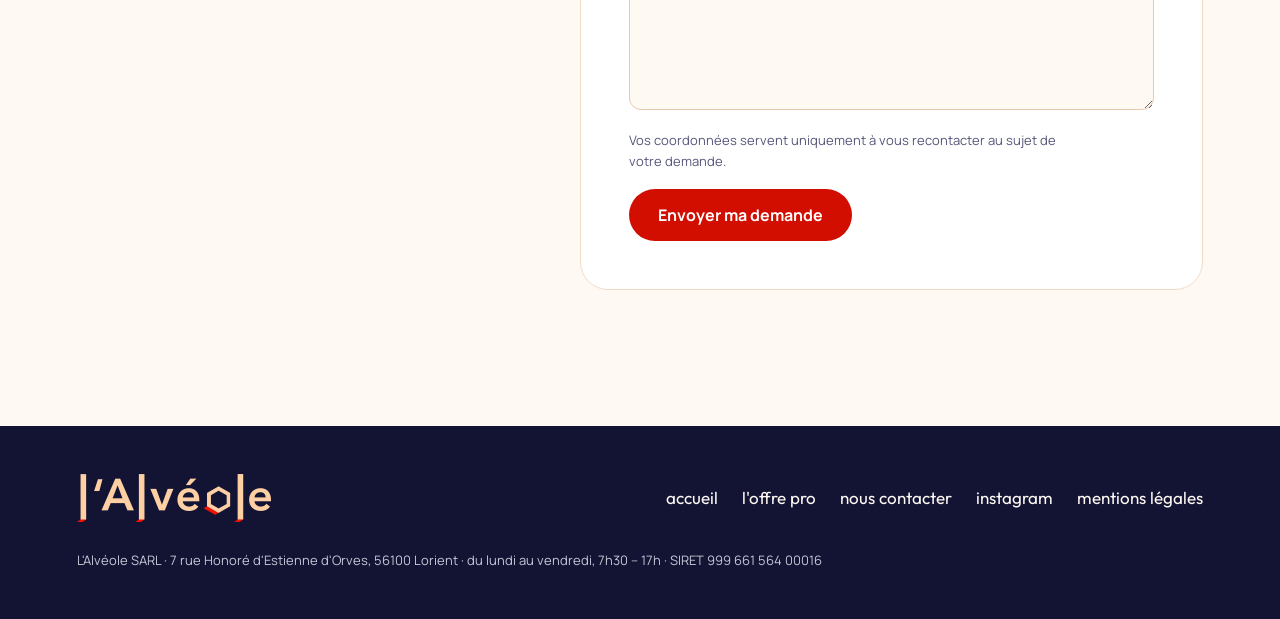
<file: pro.html>
<!doctype html>
<html lang="fr">
<head>
<meta charset="utf-8">
<meta name="viewport" content="width=device-width, initial-scale=1">
<title>Espace professionnels · L'Alvéole, boulangerie au levain à Lorient</title>
<meta name="description" content="Pain au levain, viennoiseries, sandwichs et paniers repas pour les restaurants, hôtels, commerces, entreprises et navigateurs de Lorient. 10 % de remise, commande 48 h à l'avance, retrait en boutique.">
<link rel="icon" type="image/png" href="assets/img/favicon-32.png">
<link rel="apple-touch-icon" href="assets/img/apple-touch-icon.png">
<link rel="preconnect" href="https://fonts.googleapis.com">
<link rel="preconnect" href="https://fonts.gstatic.com" crossorigin>
<link href="https://fonts.googleapis.com/css2?family=Outfit:wght@400;500;600;700&family=Manrope:wght@400;500;600;700&display=swap" rel="stylesheet">
<link rel="stylesheet" href="assets/style.css">
</head>
<body>

<header class="entete">
  <div class="conteneur">
    <a class="logo" href="index.html" aria-label="L'Alvéole, accueil"><img src="assets/img/logo-alveole.png" alt="L'Alvéole" width="194" height="48"></a>
    <button class="burger" type="button" aria-label="Ouvrir le menu" aria-expanded="false" aria-controls="menu">
      <svg viewBox="0 0 24 24" fill="none" stroke="currentColor" stroke-width="2" stroke-linecap="round" aria-hidden="true"><path d="M4 7h16M4 12h16M4 17h16"/></svg>
    </button>
    <nav id="menu" class="menu" aria-label="Navigation principale">
      <a href="index.html">accueil</a>
      <a href="#offre">l'offre pro</a>
      <a href="#gamme">la gamme</a>
      <a href="#fonctionnement">fonctionnement</a>
      <a class="bouton" href="#devis">nous contacter</a>
    </nav>
  </div>
</header>

<main>

  <section class="conteneur ouverture">
    <div>
      <p class="surtitre">Espace professionnels</p>
      <h1>du fournil <span class="accent">à votre service.</span></h1>
      <p>Le même pain au levain naturel qu'en boutique, pour les restaurants, hôtels, commerces, entreprises et navigateurs de Lorient. Des volumes à votre mesure, 10 % de remise sur toute la gamme, et un boulanger qui connaît votre cuisine.</p>
      <div class="boutons">
        <a class="bouton bouton-rouge" href="#devis">nous contacter</a>
        <a class="bouton bouton-contour" href="#gamme">voir la gamme pro</a>
      </div>
    </div>
    <div class="ouverture-visuel">
      <div class="hexa-grand"><img src="assets/img/viennoiseries-comptoir.jpg" alt="Viennoiseries sur le comptoir de L'Alvéole" fetchpriority="high"></div>
      <div class="hexa-petit"><img src="assets/img/pains-moules-etagere.jpg" alt="Pains moulés sur une étagère"></div>
      <svg class="hexa-deco" viewBox="0 0 44 50" aria-hidden="true"><polygon points="22,0 44,12.5 44,37.5 22,50 0,37.5 0,12.5" fill="#F51100"/></svg>
    </div>
  </section>

  <section id="offre" class="conteneur section">
    <h2>nous travaillons avec</h2>
    <div class="clients">
      <div class="client"><svg viewBox="0 0 24 24" fill="none" stroke-width="1.5" stroke-linecap="round" stroke-linejoin="round" aria-hidden="true"><path d="M7 3v8a2 2 0 0 0 2 2v8"/><path d="M11 3v8"/><path d="M3 3v8a2 2 0 0 0 2 2"/><path d="M17 21V3c2 1 4 4 4 8h-4"/></svg><h3>Restaurants</h3><p>Pain de table, bruschettas, desserts.</p></div>
      <div class="client"><svg viewBox="0 0 24 24" fill="none" stroke-width="1.5" stroke-linecap="round" stroke-linejoin="round" aria-hidden="true"><path d="M3 21h18"/><path d="M5 21V5a2 2 0 0 1 2-2h10a2 2 0 0 1 2 2v16"/><path d="M9 7h1M14 7h1M9 11h1M14 11h1M9 15h1M14 15h1"/></svg><h3>Hôtels &amp; gîtes</h3><p>Petits-déjeuners : viennoiseries et pain au levain.</p></div>
      <div class="client"><svg viewBox="0 0 24 24" fill="none" stroke-width="1.5" stroke-linecap="round" stroke-linejoin="round" aria-hidden="true"><path d="M4 9l1.5-5h13L20 9"/><path d="M4 9h16v2a3 3 0 0 1-6 0 3 3 0 0 1-4 0 3 3 0 0 1-6 0z"/><path d="M5 13v8h14v-8"/></svg><h3>Épiceries &amp; cafés</h3><p>Dépôt de pain, sandwichs et douceurs pour la revente.</p></div>
      <div class="client"><svg viewBox="0 0 24 24" fill="none" stroke-width="1.5" stroke-linecap="round" stroke-linejoin="round" aria-hidden="true"><rect x="3" y="7" width="18" height="13" rx="2"/><path d="M8 7V5a2 2 0 0 1 2-2h4a2 2 0 0 1 2 2v2"/><path d="M3 13h18"/></svg><h3>Entreprises</h3><p>Réunions, séminaires, paniers repas pour vos événements.</p></div>
      <div class="client"><svg viewBox="0 0 24 24" fill="none" stroke-width="1.5" stroke-linecap="round" stroke-linejoin="round" aria-hidden="true"><path d="M12 3v14"/><path d="M12 4l7 11h-7"/><path d="M11 7l-6 8h6"/><path d="M3 19c3 2 15 2 18 0"/></svg><h3>Navigateurs</h3><p>Paniers repas pour l'entraînement, la course ou le convoyage.</p></div>
    </div>

    <div class="tableau-defile">
      <table>
        <thead><tr><th scope="col">Famille</th><th scope="col">Produits</th><th scope="col">Idéal pour</th></tr></thead>
        <tbody>
          <tr><th scope="row">Nos pains</th><td>L'Alouette, l'Alvéolé, le Viking, le Ki-Boost, le K-Boss, le Khorasan, le Petit Épeautre, l'Intégral, la Tourte de seigle, la ciabatta</td><td>Restaurants, épiceries</td></tr>
          <tr><th scope="row">Viennoiseries</th><td>Croissants, pains au chocolat, suisses, viennoises au chocolat, brioches feuilletées et vendéennes, fingers caramel ou chocolat, mini-viennoiseries, maxi-viennoiseries sur commande</td><td>Hôtels, cafés</td></tr>
          <tr><th scope="row">Douceurs</th><td>Flans (vanille, chocolat, praliné), kanelbullar, cookies, brownies, cake citron-pavot, kouign-amann, chaussons aux pommes</td><td>Restaurants, réceptions</td></tr>
          <tr><th scope="row">Salé</th><td>Paniers repas pour événements et navigateurs, sandwichs au levain, focaccias gourmandes, hot dogs, paninis, croque-monsieur, bruschettas, quiches, salades génoise et végétarienne, dahl</td><td>Événements, navigateurs, épiceries</td></tr>
        </tbody>
      </table>
    </div>
  </section>

  <section id="gamme" class="conteneur section" data-depart="pro">
    <div class="gamme-tete">
      <h2>la gamme <span class="accent">en détail</span></h2>
      <div class="bascule" role="group" aria-label="Choisir le public">
        <button type="button" data-public="boutique">à la boutique</button>
        <button type="button" data-public="pro">pour les pros</button>
      </div>
    </div>
    <div class="puces" role="group" aria-label="Familles de produits"></div>
    <div class="banniere"></div>
    <div class="grille-produits" aria-live="polite"></div>
  </section>

  <section id="fonctionnement" class="bloc bloc-marine sur-sombre">
    <div class="deux-col" style="max-width:1344px;margin:0 auto;align-items:start">
      <div class="texte">
        <h2>comment <span class="accent">ça marche</span></h2>
        <p style="color:#D9D9E6">Pas de livraison : vos commandes vous attendent au comptoir, au 7 rue Honoré d'Estienne d'Orves, à côté de La Base.</p>
      </div>
      <ol class="etapes">
        <li><div><strong>premier contact</strong><span>Vous remplissez le formulaire ci-dessous ou vous passez nous voir.</span></div></li>
        <li><div><strong>dégustation</strong><span>On vous fait goûter la gamme qui vous intéresse.</span></div></li>
        <li><div><strong>votre offre</strong><span>Produits, quantités et jours fixés ensemble, avec 10 % de remise sur toute la gamme.</span></div></li>
        <li><div><strong>retrait en boutique</strong><span>Commande 48 h à l'avance, retrait dès 7h30 du lundi au vendredi, paiement sur place.</span></div></li>
      </ol>
    </div>
  </section>

  <section id="devis" class="conteneur section">
    <div class="deux-col" style="align-items:start">
      <div class="texte">
        <h2>parlons de <span class="accent">votre table.</span></h2>
        <p class="doux">Dites-nous qui vous êtes et ce dont vous avez besoin. Vous pouvez aussi nous appeler au <a href="tel:+33680984939">06 80 98 49 39</a> ou nous écrire à <a href="mailto:lalveolelabase@gmail.com">lalveolelabase@gmail.com</a>.</p>
      </div>
      <form class="formulaire" name="contact-pro" method="POST" action="merci.html" data-netlify="true" netlify-honeypot="piege">
        <input type="hidden" name="form-name" value="contact-pro">
        <p class="visuellement-cache"><label>Ne pas remplir <input name="piege"></label></p>
        <div class="champ"><label for="etab">Établissement</label><input id="etab" name="etablissement" autocomplete="organization" required></div>
        <div class="champ"><label for="type">Type d'activité</label><select id="type" name="type"><option>Restaurant</option><option>Hôtel / gîte</option><option>Épicerie / café</option><option>Entreprise</option><option>Événement</option><option>Navigateur / équipe de course</option><option>Autre</option></select></div>
        <div class="champ"><label for="nom">Nom et prénom</label><input id="nom" name="nom" autocomplete="name" required></div>
        <div class="champ"><label for="tel">Téléphone</label><input id="tel" name="telephone" type="tel" autocomplete="tel"></div>
        <div class="champ"><label for="mail">E-mail</label><input id="mail" name="email" type="email" autocomplete="email" required></div>
        <div class="champ"><label for="freq">Fréquence de commande</label><select id="freq" name="frequence"><option>Tous les jours</option><option>Quelques fois par semaine</option><option>Ponctuel / événement</option></select></div>
        <div class="champ large"><label for="msg">Vos besoins</label><textarea id="msg" name="message" rows="5"></textarea></div>
        <div class="envoi">
          <p>Vos coordonnées servent uniquement à vous recontacter au sujet de votre demande.</p>
          <button class="bouton bouton-rouge" type="submit">Envoyer ma demande</button>
        </div>
      </form>
    </div>
  </section>

</main>

<footer class="pied-page">
  <div class="conteneur">
    <img src="assets/img/logo-alveole.png" alt="L'Alvéole" width="194" height="48">
    <nav aria-label="Pied de page">
      <a href="index.html">accueil</a>
      <a href="#offre">l'offre pro</a>
      <a href="#devis">nous contacter</a>
      <a href="https://www.instagram.com/l_alveole_/" target="_blank" rel="noopener">instagram</a>
      <a href="mentions-legales.html">mentions légales</a>
    </nav>
    <small>L'Alvéole SARL · 7 rue Honoré d'Estienne d'Orves, 56100 Lorient · du lundi au vendredi, 7h30 – 17h · SIRET 999 661 564 00016</small>
  </div>
</footer>

<script src="assets/gamme.js"></script>
<script src="assets/main.js"></script>
</body>
</html>
</file>
<file: assets/style.css>
/* ===== L'Alvéole : charte ===== */
:root {
  --fond: #FFF9F4;
  --blanc: #FFFFFF;
  --marine: #131434;
  --marine-2: #1F2150;
  --peche: #FFCFA4;
  --peche-clair: #FFE0C4;
  --rouge: #F51100;
  --rouge-texte: #D10E00;
  --texte-doux: #4A4B66;
  --trait: #F2DCC8;
  --titre: 'Outfit', system-ui, -apple-system, 'Segoe UI', sans-serif;
  --texte: 'Manrope', system-ui, -apple-system, 'Segoe UI', sans-serif;
  --marge: clamp(20px, 6vw, 96px);
  --rayon: 24px;
  --hexagone: polygon(50% 0%, 100% 25%, 100% 75%, 50% 100%, 0% 75%, 0% 25%);
}

*, *::before, *::after { box-sizing: border-box; }
html { scroll-behavior: smooth; scroll-padding-top: 90px; }
@media (prefers-reduced-motion: reduce) { html { scroll-behavior: auto; } }
body { margin: 0; background: var(--fond); color: var(--marine); font-family: var(--texte); font-size: 17px; line-height: 1.65; -webkit-font-smoothing: antialiased; }
img { max-width: 100%; display: block; }
a { color: inherit; }
a:hover { color: var(--rouge-texte); }
:focus-visible { outline: 3px solid var(--rouge-texte); outline-offset: 3px; border-radius: 6px; }
h1, h2, h3 { font-family: var(--titre); font-weight: 700; margin: 0; line-height: 1.02; }
h2 { font-size: clamp(36px, 5vw, 60px); letter-spacing: -1.5px; }
h3 { font-size: clamp(22px, 2.4vw, 30px); font-weight: 600; letter-spacing: -0.4px; }
p { margin: 0; }
.accent { color: var(--rouge-texte); }
.sur-sombre .accent, .accent-peche { color: var(--peche); }
.doux { color: var(--texte-doux); }
.conteneur { width: 100%; max-width: 1440px; margin: 0 auto; padding-left: var(--marge); padding-right: var(--marge); }
.section { padding-top: clamp(72px, 10vw, 120px); padding-bottom: clamp(24px, 4vw, 40px); }
.bloc { margin: clamp(48px, 7vw, 80px) clamp(12px, 3vw, 48px) 0; border-radius: 32px; padding: clamp(40px, 6vw, 88px) clamp(20px, 4vw, 48px); }
.bloc-marine { background: var(--marine); color: var(--fond); }
.bloc-peche { background: var(--peche); }
.photo { width: 100%; height: 100%; object-fit: cover; border-radius: 20px; }
.a-remplir { background: var(--peche-clair); border-bottom: 2px dashed var(--rouge-texte); padding: 0 4px; }
.visuellement-cache { position: absolute; width: 1px; height: 1px; overflow: hidden; clip: rect(0 0 0 0); white-space: nowrap; }

/* ===== Boutons ===== */
.bouton { display: inline-flex; align-items: center; min-height: 52px; padding: 0 28px; border-radius: 999px; font-weight: 700; font-size: 16px; text-decoration: none; border: 1.5px solid transparent; cursor: pointer; font-family: inherit; }
.bouton-rouge { background: var(--rouge-texte); color: #fff; }
.bouton-rouge:hover { background: #A80B00; color: #fff; }
.bouton-contour { border-color: var(--marine); color: var(--marine); background: transparent; }
.bouton-contour:hover { background: var(--marine); color: var(--fond); }
.bouton-peche { background: var(--peche); color: var(--marine); }
.bouton-peche:hover { background: #fff; color: var(--marine); }
.boutons { display: flex; flex-wrap: wrap; gap: 14px; }

/* ===== En-tête ===== */
.entete { position: sticky; top: 0; z-index: 50; background: rgba(255, 249, 244, 0.94); backdrop-filter: blur(8px); border-bottom: 1px solid var(--trait); }
.entete .conteneur { display: flex; align-items: center; justify-content: space-between; min-height: 80px; gap: 20px; }
.logo img { height: 40px; width: auto; }
.menu { display: flex; align-items: center; gap: clamp(16px, 2vw, 30px); font-family: var(--titre); font-weight: 500; font-size: 17px; }
.menu a { text-decoration: none; }
.menu .bouton { min-height: 44px; padding: 0 22px; background: var(--marine); color: var(--peche); font-family: var(--texte); font-size: 15px; }
.menu .bouton:hover { background: var(--rouge-texte); color: #fff; }
.burger { display: none; background: none; border: 0; width: 48px; height: 48px; cursor: pointer; color: var(--marine); }
.burger svg { width: 28px; height: 28px; }
@media (max-width: 1080px) {
  .burger { display: inline-flex; align-items: center; justify-content: center; }
  .menu { display: none; position: absolute; top: 80px; left: 0; right: 0; flex-direction: column; align-items: flex-start; gap: 0; background: var(--fond); border-bottom: 1px solid var(--trait); padding: 8px var(--marge) 24px; }
  .menu.ouvert { display: flex; }
  .menu a { padding: 12px 0; font-size: 20px; width: 100%; }
  .menu .bouton { margin-top: 10px; width: auto; }
}

/* ===== Accueil : ouverture ===== */
.ouverture { display: grid; grid-template-columns: 1.05fr 1fr; gap: clamp(32px, 5vw, 72px); align-items: center; padding-top: clamp(40px, 6vw, 80px); padding-bottom: clamp(40px, 6vw, 80px); }
.surtitre { font-family: var(--titre); font-size: 14px; font-weight: 500; letter-spacing: 3px; text-transform: uppercase; }
.ouverture h1 { font-size: clamp(44px, 6.4vw, 84px); letter-spacing: -2.5px; margin: 22px 0 26px; }
.ouverture p { font-size: clamp(17px, 1.6vw, 19px); color: var(--texte-doux); max-width: 560px; margin-bottom: 32px; }
.ouverture-visuel { position: relative; aspect-ratio: 1 / 1.05; }
.hexa-grand { position: absolute; inset: 0 0 0 10%; clip-path: var(--hexagone); }
.hexa-grand img, .hexa-petit img { width: 100%; height: 100%; object-fit: cover; }
.hexa-petit { position: absolute; left: 0; bottom: 4%; width: 32%; aspect-ratio: 1 / 1.155; clip-path: var(--hexagone); border: 0; }
.hexa-deco { position: absolute; right: 2%; bottom: 8%; width: 7%; }
@media (max-width: 860px) {
  .ouverture { grid-template-columns: 1fr; }
  .ouverture-visuel { max-width: 460px; width: 100%; margin: 0 auto; }
}

/* ===== La boulangerie ===== */
.boulangerie { display: grid; grid-template-columns: 1fr 1.1fr; gap: clamp(32px, 5vw, 88px); align-items: center; }
.mosaique-3 { display: grid; grid-template-columns: 1fr 1fr; grid-template-rows: 1fr 1fr; gap: 14px; aspect-ratio: 1 / 1; }
.mosaique-3 .haut { grid-row: span 2; }
.boulangerie .texte { display: flex; flex-direction: column; gap: 22px; }
.encart { display: flex; gap: 18px; padding: 22px 24px; border-radius: 20px; background: var(--marine-2); border: 1px solid #2E3060; }
.encart img { width: 32px; height: 32px; flex-shrink: 0; }
.encart h3 { font-size: 22px; color: var(--peche); margin-bottom: 6px; }
.encart p { font-size: 16px; }
.boulangerie .texte > p { color: #D9D9E6; }
@media (max-width: 900px) { .boulangerie { grid-template-columns: 1fr; } }

/* ===== Gamme ===== */
.gamme-tete { display: flex; flex-wrap: wrap; align-items: flex-end; justify-content: space-between; gap: 24px; margin-bottom: 28px; }
.bascule { display: inline-flex; padding: 6px; border-radius: 999px; background: var(--peche-clair); }
.bascule button, .puces button { font-family: inherit; font-weight: 700; cursor: pointer; border-radius: 999px; }
.bascule button { min-height: 46px; padding: 0 22px; border: 0; background: transparent; color: var(--marine); font-size: 15px; }
.bascule button[aria-pressed="true"] { background: var(--marine); color: var(--fond); }
.puces { display: flex; flex-wrap: wrap; gap: 10px; margin-bottom: 24px; }
.puces button { min-height: 44px; padding: 0 18px; border: 1.5px solid var(--marine); background: transparent; color: var(--marine); font-size: 14px; }
.puces button[aria-pressed="true"] { background: var(--marine); color: var(--fond); }
.banniere { position: relative; height: clamp(180px, 26vw, 320px); border-radius: var(--rayon); overflow: hidden; margin-bottom: 24px; }
.banniere img { width: 100%; height: 100%; object-fit: cover; }
.banniere p { position: absolute; left: 20px; bottom: 18px; background: var(--fond); padding: 8px 16px; border-radius: 999px; font-size: 14px; font-weight: 600; }
.grille-produits { display: grid; grid-template-columns: repeat(auto-fill, minmax(210px, 1fr)); gap: 20px; }
.produit { background: var(--blanc); border: 1px solid var(--trait); border-radius: 20px; padding: 12px 12px 20px; display: flex; flex-direction: column; gap: 14px; }
.produit-visuel { aspect-ratio: 4 / 3; border-radius: 14px; overflow: hidden; background: var(--peche-clair); display: flex; align-items: center; justify-content: center; }
.produit-visuel img { width: 100%; height: 100%; object-fit: cover; }
.produit-visuel .sans-photo { width: 34%; height: auto; opacity: 0.9; object-fit: contain; }
.produit h3 { font-size: 21px; padding: 0 6px; }
.produit p { font-size: 14px; line-height: 1.55; color: var(--texte-doux); padding: 0 6px; }
.etiquettes { display: flex; flex-wrap: wrap; gap: 6px; padding: 0 6px; margin-top: auto; }
.etiquette { font-size: 12px; font-weight: 700; padding: 4px 10px; border-radius: 999px; background: var(--peche-clair); }
.etiquette-pro { background: var(--marine); color: var(--peche); }
.note { margin-top: 20px; font-size: 15px; color: var(--texte-doux); }

/* ===== Formules ===== */
.formules { display: grid; grid-template-columns: 1fr 1fr; gap: 24px; margin-top: 32px; }
.formule { border: 1.5px solid var(--marine); border-radius: 28px; padding: clamp(28px, 4vw, 40px); display: flex; flex-direction: column; gap: 18px; background: var(--blanc); }
.formule h3 { font-size: clamp(36px, 4vw, 48px); font-weight: 700; letter-spacing: -1px; }
.formule.sombre { background: var(--marine); color: var(--fond); }
.formule.sombre p { color: #D9D9E6; }
.choix { display: grid; grid-template-columns: repeat(auto-fill, minmax(130px, 1fr)); gap: 10px; }
.choix span { background: var(--fond); color: var(--marine); border: 1px solid var(--trait); border-radius: 14px; padding: 12px 14px; font-family: var(--titre); font-weight: 600; font-size: 16px; line-height: 1.25; }
.formule .pied { margin-top: auto; padding-top: 16px; border-top: 2px solid currentColor; font-family: var(--titre); font-size: 20px; font-weight: 600; }
.formule.sombre .pied { border-color: var(--peche); color: var(--peche); }
@media (max-width: 860px) { .formules { grid-template-columns: 1fr; } }

/* ===== Galerie ===== */
.galerie { display: grid; grid-template-columns: repeat(4, 1fr); grid-auto-rows: clamp(160px, 18vw, 260px); gap: 14px; }
.galerie .grand { grid-column: span 2; grid-row: span 2; }
.galerie figure { margin: 0; border-radius: var(--rayon); overflow: hidden; background: var(--peche-clair); }
.galerie img { width: 100%; height: 100%; object-fit: cover; }
.tuile-instagram { background: var(--marine); border-radius: var(--rayon); display: flex; align-items: flex-end; padding: 20px; text-decoration: none; color: var(--peche); font-family: var(--titre); font-size: 22px; font-weight: 600; }
.tuile-instagram:hover { background: var(--rouge-texte); color: #fff; }
@media (max-width: 760px) { .galerie { grid-template-columns: 1fr 1fr; } }

/* ===== Paniers ===== */
.paniers { display: grid; grid-template-columns: 1fr 1fr; gap: 24px; margin: 32px 0; }
.panier { display: grid; grid-template-columns: 42% 1fr; gap: 24px; padding: 16px; border-radius: var(--rayon); background: var(--blanc); border: 1px solid var(--trait); }
.panier img { width: 100%; height: 100%; min-height: 220px; object-fit: cover; border-radius: 16px; }
.panier div { display: flex; flex-direction: column; gap: 12px; padding: 10px 8px 10px 0; }
.panier .info { margin-top: auto; font-size: 14px; font-weight: 700; }
.panier.sombre { background: var(--marine); color: var(--fond); border-color: var(--marine); }
.panier.sombre h3 { color: var(--peche); }
.panier.sombre p { color: #D9D9E6; }
@media (max-width: 1000px) { .paniers { grid-template-columns: 1fr; } }
@media (max-width: 560px) { .panier { grid-template-columns: 1fr; } }

/* ===== Deux colonnes génériques ===== */
.deux-col { display: grid; grid-template-columns: 1fr 1fr; gap: clamp(32px, 5vw, 80px); align-items: center; }
.deux-col .texte { display: flex; flex-direction: column; gap: 22px; }
.duo-photos { display: grid; grid-template-columns: 1fr 1fr; gap: 14px; aspect-ratio: 4 / 3; }
@media (max-width: 900px) { .deux-col { grid-template-columns: 1fr; } }

/* ===== Horaires ===== */
.horaires { list-style: none; margin: 28px 0 0; padding: 0; }
.horaires li { display: flex; justify-content: space-between; gap: 16px; padding: 20px 0; border-top: 2px solid var(--marine); font-family: var(--titre); font-size: clamp(20px, 2.2vw, 26px); font-weight: 600; }
.horaires li:last-child { border-bottom: 2px solid var(--marine); }
.encart-clair { background: var(--blanc); border: 1px solid var(--trait); border-radius: 28px; padding: clamp(28px, 4vw, 48px); display: flex; flex-direction: column; gap: 16px; }
.encart-clair img { width: 40px; }
.encart-clair h3 { font-size: 28px; }
.encart-clair ul { margin: 0; padding-left: 20px; color: var(--texte-doux); }
.encart-clair li { margin-bottom: 8px; }

/* ===== Bandeau pros ===== */
.etapes { list-style: none; margin: 0; padding: 0; counter-reset: etape; }
.etapes li { counter-increment: etape; display: grid; grid-template-columns: 56px 1fr; gap: 16px; padding: 22px 0; border-top: 1px solid #2E3060; }
.etapes li:last-child { border-bottom: 1px solid #2E3060; }
.etapes li::before { content: counter(etape, decimal-leading-zero); font-family: var(--titre); font-weight: 700; font-size: 32px; line-height: 1; color: var(--peche); }
.etapes strong { display: block; font-size: 19px; }
.etapes span { color: #C5C6D6; font-size: 15px; }

/* ===== Nous trouver ===== */
.trouver { display: grid; grid-template-columns: 1fr 2fr; gap: 24px; }
.trouver .texte { display: flex; flex-direction: column; gap: 18px; font-size: 18px; }
.carte { border: 0; width: 100%; min-height: 380px; height: 100%; border-radius: var(--rayon); }
@media (max-width: 860px) { .trouver { grid-template-columns: 1fr; } }

/* ===== Partenaires ===== */
.partenaires { display: grid; grid-template-columns: repeat(auto-fill, minmax(210px, 1fr)); gap: 14px; margin-top: 20px; }
.partenaires div { background: var(--blanc); border: 1.5px solid var(--trait); border-radius: 16px; padding: 18px 20px; }
.partenaires strong { display: block; font-family: var(--titre); font-size: 18px; font-weight: 600; line-height: 1.25; }
.partenaires span { font-size: 13px; color: var(--texte-doux); }

/* ===== Pied de page ===== */
.pied-page { margin-top: clamp(56px, 8vw, 96px); background: var(--marine); color: var(--fond); padding: 48px 0; }
.pied-page .conteneur { display: flex; flex-wrap: wrap; align-items: center; justify-content: space-between; gap: 28px; }
.pied-page img { height: 48px; width: auto; }
.pied-page nav { display: flex; flex-wrap: wrap; gap: 24px; font-family: var(--titre); }
.pied-page a { color: var(--fond); text-decoration: none; }
.pied-page a:hover { color: var(--peche); }
.pied-page small { display: block; width: 100%; color: #C5C6D6; font-size: 13px; }

/* ===== Espace pro ===== */
.clients { display: grid; grid-template-columns: repeat(auto-fill, minmax(200px, 1fr)); gap: 16px; margin-top: 32px; }
.client { background: var(--blanc); border: 1px solid var(--trait); border-radius: var(--rayon); padding: 26px; display: flex; flex-direction: column; gap: 12px; }
.client svg { width: 34px; height: 34px; stroke: var(--rouge-texte); }
.client h3 { font-size: 24px; }
.client p { font-size: 15px; color: var(--texte-doux); }
.tableau-defile { overflow-x: auto; margin-top: 32px; }
table { width: 100%; min-width: 640px; border-collapse: collapse; }
th, td { text-align: left; vertical-align: top; padding: 22px 18px 22px 0; border-top: 1px solid #E8C9AC; }
tbody tr:last-child th, tbody tr:last-child td { border-bottom: 1px solid #E8C9AC; }
thead th { border-top: 0; font-size: 12px; letter-spacing: 1.6px; text-transform: uppercase; color: #55567A; padding-bottom: 12px; }
tbody th { font-family: var(--titre); font-size: 24px; font-weight: 600; width: 22%; }
td { color: var(--texte-doux); }
.formulaire { background: var(--blanc); border: 1px solid var(--trait); border-radius: 28px; padding: clamp(24px, 4vw, 48px); display: grid; grid-template-columns: 1fr 1fr; gap: 20px 24px; }
.champ { display: flex; flex-direction: column; gap: 8px; }
.champ.large { grid-column: 1 / -1; }
.champ label { font-size: 14px; font-weight: 700; }
.champ input, .champ select, .champ textarea { min-height: 50px; padding: 0 16px; border-radius: 12px; border: 1.5px solid #E8C9AC; background: var(--fond); font-family: inherit; font-size: 16px; color: var(--marine); }
.champ textarea { padding: 14px 16px; min-height: 130px; resize: vertical; }
.formulaire .envoi { grid-column: 1 / -1; display: flex; flex-wrap: wrap; align-items: center; justify-content: space-between; gap: 16px; }
.formulaire .envoi p { font-size: 13px; color: #55567A; max-width: 460px; }
@media (max-width: 700px) { .formulaire { grid-template-columns: 1fr; } }
</file>
